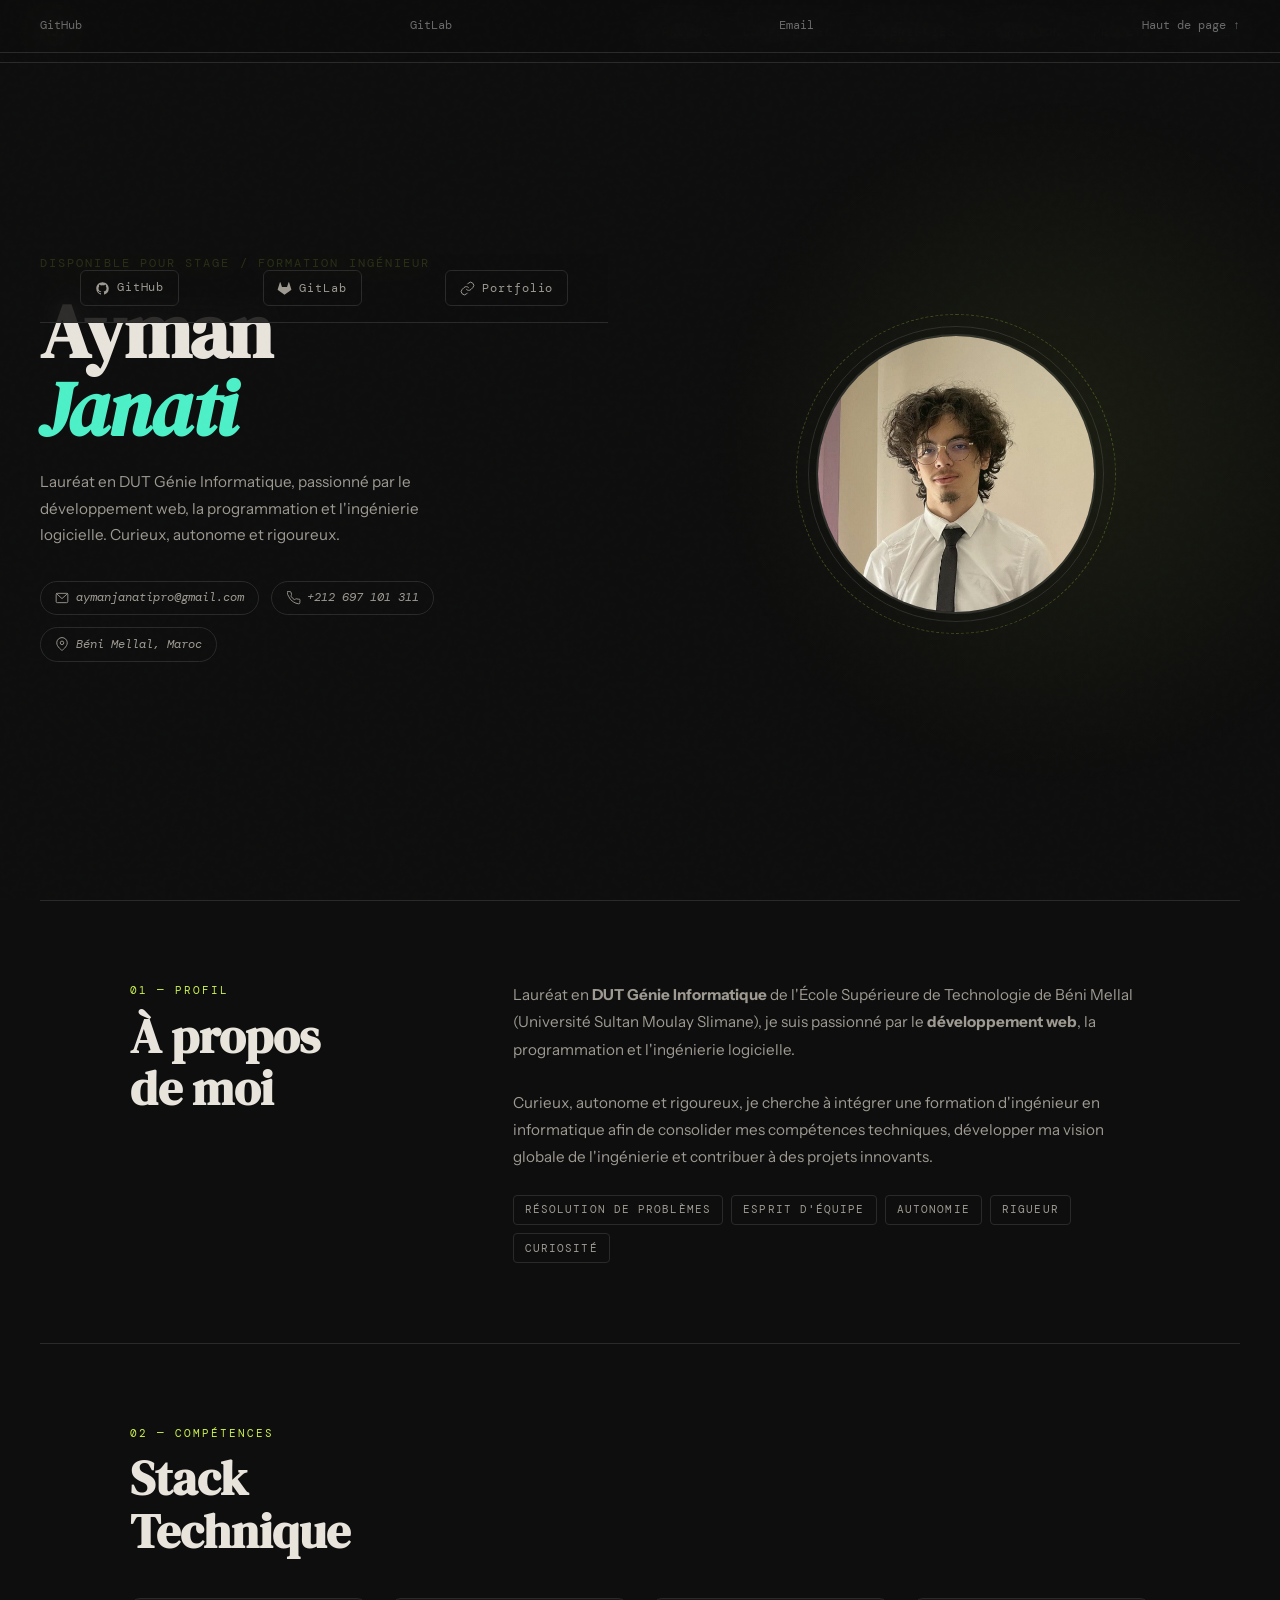
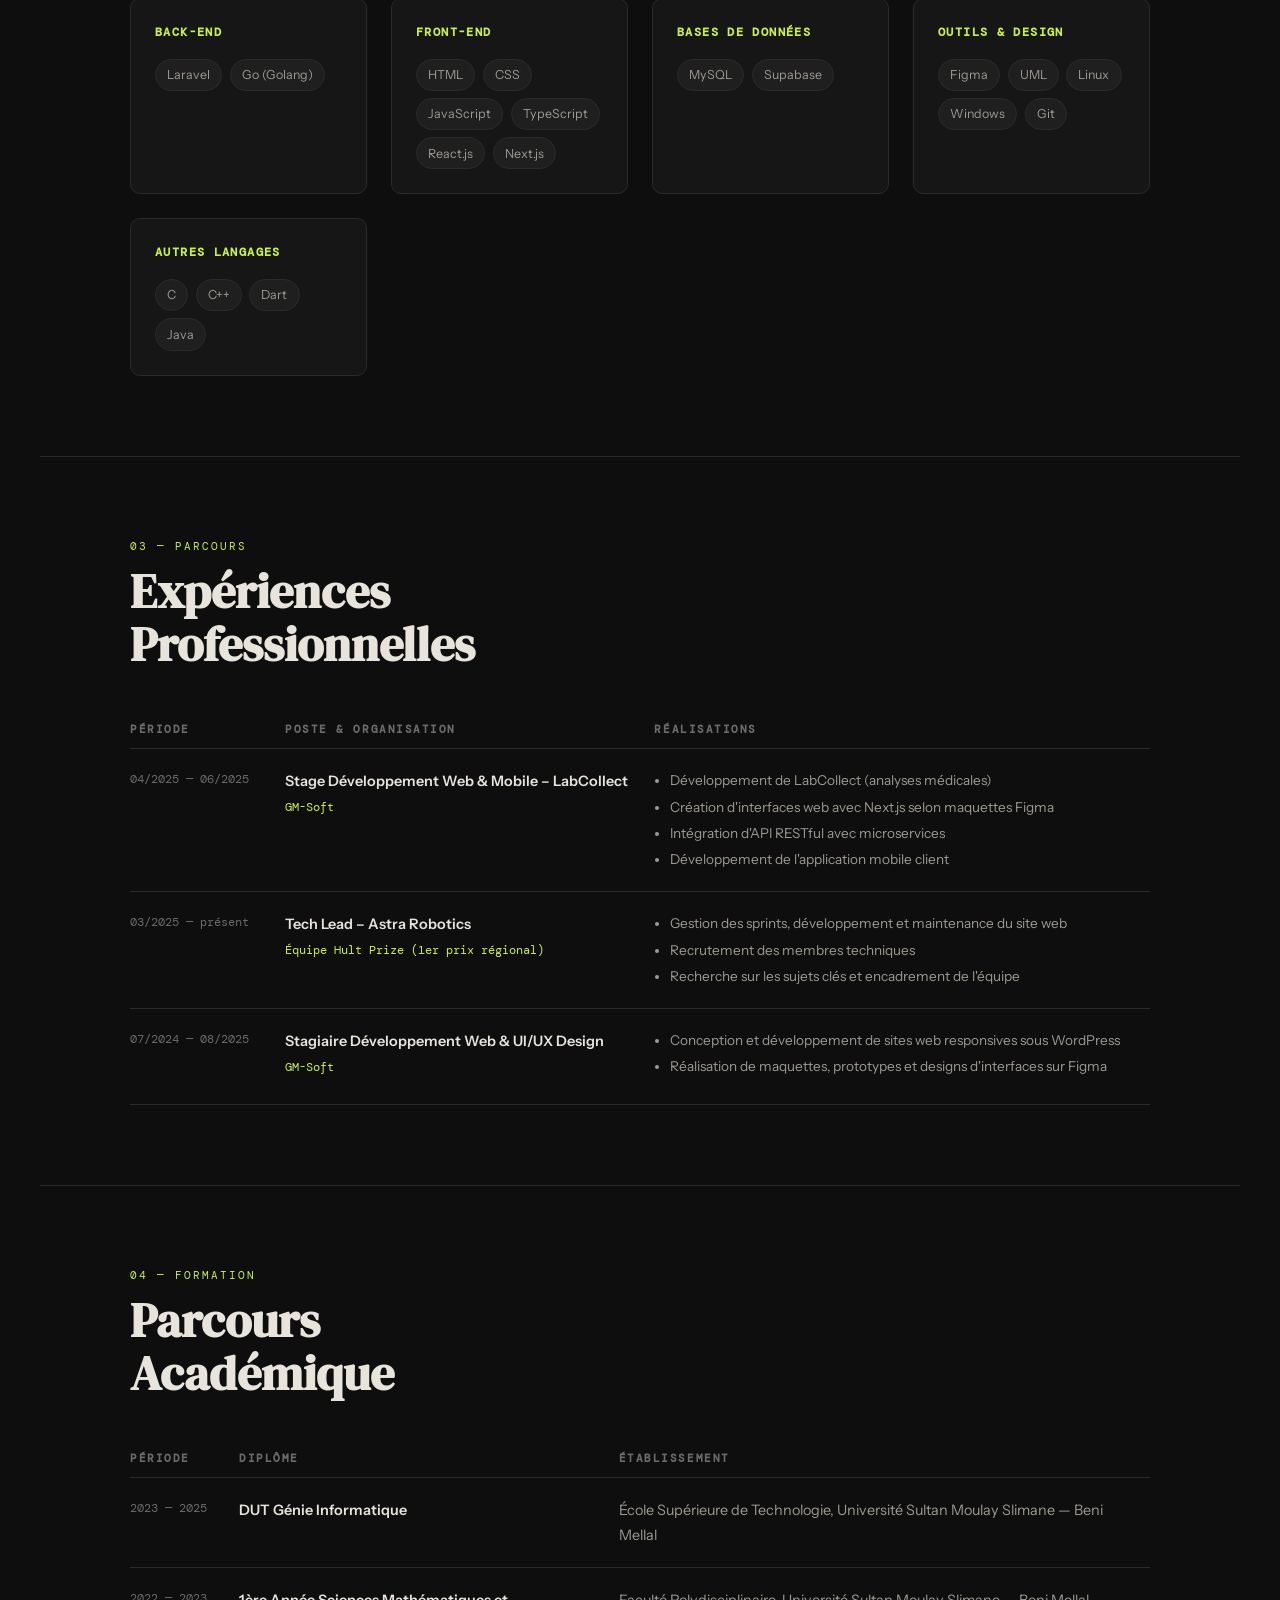
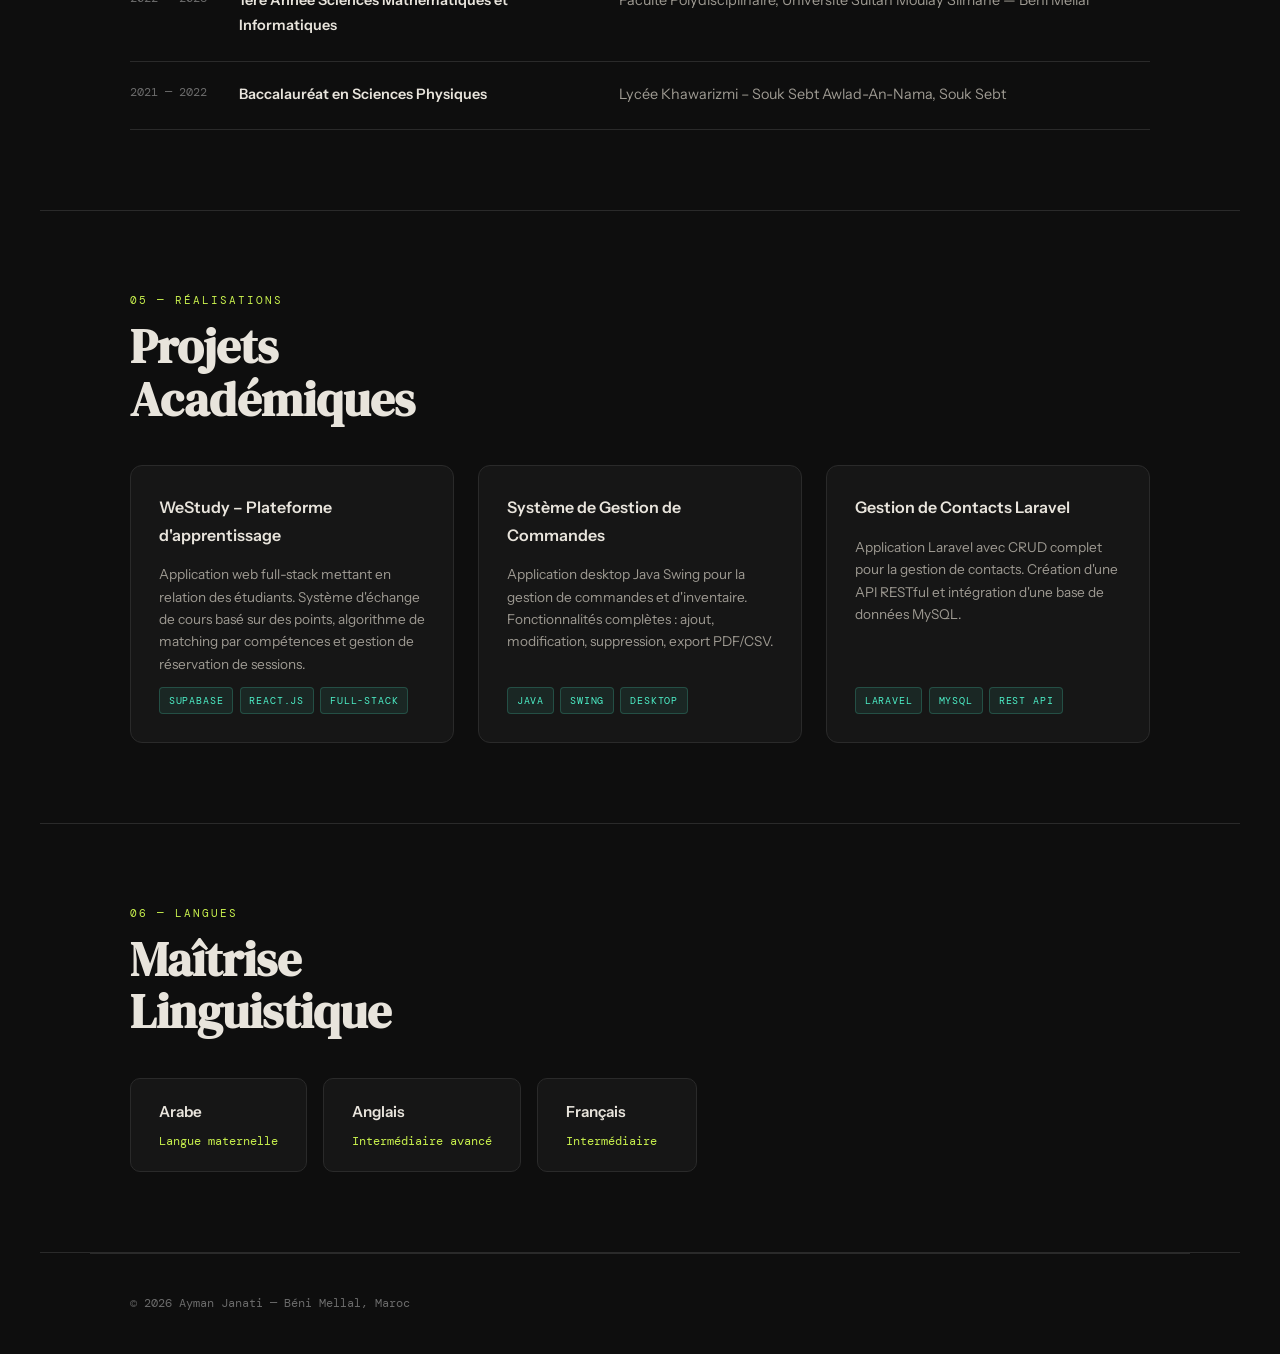
<file: tp1/ayman_janati_portfolio.html>
<!doctype html>
<html lang="fr">
  <head>
    <meta charset="UTF-8" />
    <meta name="viewport" content="width=device-width, initial-scale=1.0" />
    <title>Ayman Janati – Étudiant en Informatique</title>
    <link rel="preconnect" href="https://fonts.googleapis.com" />
    <link rel="preconnect" href="https://fonts.gstatic.com" crossorigin />
    <link
      href="https://fonts.googleapis.com/css2?family=DM+Serif+Display:ital@0;1&family=DM+Mono:wght@300;400;500&family=Instrument+Sans:ital,wght@0,400;0,500;0,600;1,400&display=swap"
      rel="stylesheet"
    />
    <style>
      /* ============================================================
       VARIABLES & RESET
    ============================================================ */
      :root {
        --bg: #0e0e0e;
        --surface: #161616;
        --border: #2a2a2a;
        --accent: #c8f04d;
        --accent2: #4df0c8;
        --muted: #6b6b6b;
        --text: #e8e4dc;
        --text-dim: #9e9a92;
        --serif: "DM Serif Display", Georgia, serif;
        --mono: "DM Mono", "Courier New", monospace;
        --sans: "Instrument Sans", sans-serif;
      }

      *,
      *::before,
      *::after {
        box-sizing: border-box;
        margin: 0;
        padding: 0;
      }

      html {
        scroll-behavior: smooth;
      }

      body {
        background: var(--bg);
        color: var(--text);
        font-family: var(--sans);
        font-size: 15px;
        line-height: 1.7;
        overflow-x: hidden;
      }

      /* grain overlay */
      body::before {
        content: "";
        position: fixed;
        inset: 0;
        background-image: url("data:image/svg+xml,%3Csvg viewBox='0 0 200 200' xmlns='http://www.w3.org/2000/svg'%3E%3Cfilter id='n'%3E%3CfeTurbulence type='fractalNoise' baseFrequency='0.75' numOctaves='4' stitchTiles='stitch'/%3E%3C/filter%3E%3Crect width='100%25' height='100%25' filter='url(%23n)' opacity='0.04'/%3E%3C/svg%3E");
        pointer-events: none;
        z-index: 9999;
        opacity: 0.35;
      }

      a {
        color: inherit;
        text-decoration: none;
      }
      ul {
        list-style: none;
      }
      img {
        display: block;
      }

      /* ============================================================
       NAV
    ============================================================ */
      nav {
        position: fixed;
        top: 0;
        left: 0;
        right: 0;
        z-index: 100;
        display: flex;
        justify-content: space-between;
        align-items: center;
        padding: 1rem 2.5rem;
        background: rgba(14, 14, 14, 0.85);
        backdrop-filter: blur(14px);
        border-bottom: 1px solid var(--border);
      }

      .nav-logo {
        font-family: var(--serif);
        font-size: 1.1rem;
        letter-spacing: 0.02em;
        color: var(--accent);
      }

      .nav-links {
        display: flex;
        gap: 2rem;
      }

      .nav-links a {
        font-family: var(--mono);
        font-size: 0.75rem;
        color: var(--text-dim);
        letter-spacing: 0.1em;
        text-transform: uppercase;
        transition: color 0.2s;
        position: relative;
      }

      .nav-links a::after {
        content: "";
        position: absolute;
        bottom: -3px;
        left: 0;
        width: 0;
        height: 1px;
        background: var(--accent);
        transition: width 0.3s;
      }

      .nav-links a:hover {
        color: var(--accent);
      }
      .nav-links a:hover::after {
        width: 100%;
      }

      /* ============================================================
       HEADER / HERO
    ============================================================ */
      header {
        min-height: 100vh;
        display: grid;
        grid-template-columns: 1fr 1fr;
        align-items: center;
        padding: 7rem 2.5rem 4rem;
        gap: 4rem;
        position: relative;
        overflow: hidden;
      }

      header::after {
        content: "";
        position: absolute;
        right: -10vw;
        top: 10%;
        width: 55vw;
        height: 55vw;
        border-radius: 50%;
        background: radial-gradient(
          circle,
          rgba(200, 240, 77, 0.07) 0%,
          transparent 70%
        );
        pointer-events: none;
      }

      .hero-text {
        animation: fadeUp 0.9s ease both;
      }

      .hero-eyebrow {
        font-family: var(--mono);
        font-size: 0.72rem;
        letter-spacing: 0.18em;
        text-transform: uppercase;
        color: var(--accent);
        margin-bottom: 1.2rem;
      }

      h1 {
        font-family: var(--serif);
        font-size: clamp(3rem, 6vw, 5.5rem);
        line-height: 1;
        letter-spacing: -0.02em;
        color: var(--text);
        margin-bottom: 1.4rem;
      }

      h1 em {
        font-style: italic;
        color: var(--accent2);
      }

      .hero-desc {
        color: var(--text-dim);
        max-width: 44ch;
        font-size: 0.95rem;
        margin-bottom: 2rem;
        line-height: 1.75;
      }

      .hero-contacts {
        display: flex;
        flex-wrap: wrap;
        gap: 0.75rem;
        margin-bottom: 2rem;
      }

      .contact-chip {
        display: flex;
        align-items: center;
        gap: 0.4rem;
        padding: 0.4rem 0.9rem;
        border: 1px solid var(--border);
        border-radius: 100px;
        font-family: var(--mono);
        font-size: 0.72rem;
        color: var(--text-dim);
        transition:
          border-color 0.2s,
          color 0.2s;
      }

      .contact-chip:hover {
        border-color: var(--accent);
        color: var(--accent);
      }

      .contact-chip svg {
        width: 14px;
        height: 14px;
        flex-shrink: 0;
      }

      .social-row {
        display: flex;
        gap: 1rem;
      }

      .social-link {
        display: flex;
        align-items: center;
        gap: 0.45rem;
        font-family: var(--mono);
        font-size: 0.72rem;
        letter-spacing: 0.08em;
        color: var(--text-dim);
        padding: 0.45rem 0.85rem;
        border: 1px solid var(--border);
        border-radius: 6px;
        transition:
          background 0.2s,
          color 0.2s,
          border-color 0.2s;
      }

      .social-link svg {
        width: 15px;
        height: 15px;
      }
      .social-link:hover {
        background: var(--accent);
        color: #000;
        border-color: var(--accent);
      }

      /* photo */
      .hero-visual {
        display: flex;
        justify-content: center;
        animation: fadeUp 1.1s 0.2s ease both;
      }

      .photo-frame {
        position: relative;
        width: 280px;
        height: 280px;
      }

      .photo-frame::before {
        content: "";
        position: absolute;
        inset: -8px;
        border: 1px solid var(--border);
        border-radius: 50%;
      }

      .photo-frame::after {
        content: "";
        position: absolute;
        inset: -20px;
        border: 1px dashed rgba(200, 240, 77, 0.25);
        border-radius: 50%;
        animation: spin 30s linear infinite;
      }

      .photo-frame img {
        width: 100%;
        height: 100%;
        border-radius: 50%;
        object-fit: cover;
        object-position: center top;
        border: 2px solid var(--border);
        filter: grayscale(20%);
      }

      /* ============================================================
       SECTION SHELL
    ============================================================ */
      section {
        padding: 5rem 2.5rem;
        max-width: 1100px;
        margin: 0 auto;
      }

      .section-label {
        font-family: var(--mono);
        font-size: 0.7rem;
        letter-spacing: 0.18em;
        text-transform: uppercase;
        color: var(--accent);
        margin-bottom: 0.6rem;
      }

      h2 {
        font-family: var(--serif);
        font-size: clamp(2rem, 4vw, 3rem);
        line-height: 1.1;
        margin-bottom: 2.5rem;
        color: var(--text);
      }

      h3 {
        font-family: var(--sans);
        font-size: 1rem;
        font-weight: 600;
        color: var(--text);
        margin-bottom: 0.15rem;
      }

      h4 {
        font-family: var(--mono);
        font-size: 0.75rem;
        letter-spacing: 0.06em;
        color: var(--muted);
        font-weight: 400;
        margin-bottom: 0.85rem;
      }

      .divider {
        border: none;
        border-top: 1px solid var(--border);
        margin: 0 2.5rem;
      }

      /* ============================================================
       À PROPOS
    ============================================================ */
      #about {
        display: grid;
        grid-template-columns: 1fr 2fr;
        gap: 4rem;
        align-items: start;
      }

      .about-side h2 {
        margin-bottom: 0.5rem;
      }

      .about-body p {
        color: var(--text-dim);
        line-height: 1.8;
        font-size: 0.95rem;
      }

      .about-tags {
        display: flex;
        flex-wrap: wrap;
        gap: 0.5rem;
        margin-top: 1.5rem;
      }

      .tag {
        font-family: var(--mono);
        font-size: 0.68rem;
        letter-spacing: 0.1em;
        text-transform: uppercase;
        padding: 0.3rem 0.7rem;
        border: 1px solid var(--border);
        border-radius: 4px;
        color: var(--text-dim);
      }

      /* ============================================================
       COMPÉTENCES
    ============================================================ */
      #skills {
        max-width: 1100px;
        margin: 0 auto;
        padding: 5rem 2.5rem;
      }

      .skills-grid {
        display: grid;
        grid-template-columns: repeat(auto-fit, minmax(220px, 1fr));
        gap: 1.5rem;
      }

      .skill-card {
        background: var(--surface);
        border: 1px solid var(--border);
        border-radius: 10px;
        padding: 1.5rem;
        transition:
          border-color 0.25s,
          transform 0.25s;
      }

      .skill-card:hover {
        border-color: var(--accent);
        transform: translateY(-3px);
      }

      .skill-card h3 {
        font-family: var(--mono);
        font-size: 0.72rem;
        letter-spacing: 0.12em;
        text-transform: uppercase;
        color: var(--accent);
        margin-bottom: 1rem;
      }

      .skill-card ul {
        display: flex;
        flex-wrap: wrap;
        gap: 0.45rem;
      }

      .skill-pill {
        background: rgba(255, 255, 255, 0.04);
        border: 1px solid var(--border);
        border-radius: 100px;
        padding: 0.28rem 0.7rem;
        font-size: 0.78rem;
        color: var(--text-dim);
        transition:
          background 0.2s,
          color 0.2s;
      }

      .skill-card:hover .skill-pill {
        background: rgba(200, 240, 77, 0.08);
        color: var(--text);
      }

      /* ============================================================
       EXPÉRIENCES & FORMATIONS (TABLE)
    ============================================================ */
      #experience,
      #education {
        max-width: 1100px;
        margin: 0 auto;
        padding: 5rem 2.5rem;
      }

      .timeline-table {
        width: 100%;
        border-collapse: collapse;
        font-size: 0.9rem;
      }

      .timeline-table thead th {
        font-family: var(--mono);
        font-size: 0.68rem;
        letter-spacing: 0.14em;
        text-transform: uppercase;
        color: var(--muted);
        padding: 0.6rem 1rem 0.6rem 0;
        text-align: left;
        border-bottom: 1px solid var(--border);
      }

      .timeline-table tbody tr {
        border-bottom: 1px solid var(--border);
        transition: background 0.2s;
      }

      .timeline-table tbody tr:hover {
        background: var(--surface);
      }

      .timeline-table td {
        padding: 1.25rem 1rem 1.25rem 0;
        vertical-align: top;
        color: var(--text-dim);
      }

      .timeline-table td:first-child {
        font-family: var(--mono);
        font-size: 0.75rem;
        color: var(--muted);
        white-space: nowrap;
        padding-right: 2rem;
      }

      .timeline-table .td-title {
        font-weight: 600;
        color: var(--text);
        display: block;
        margin-bottom: 0.2rem;
      }

      .timeline-table .td-org {
        font-family: var(--mono);
        font-size: 0.75rem;
        color: var(--accent);
        display: block;
        margin-bottom: 0.4rem;
      }

      .timeline-table ul {
        list-style: disc;
        padding-left: 1.1em;
        display: flex;
        flex-direction: column;
        gap: 0.2rem;
      }

      .timeline-table ul li {
        color: var(--text-dim);
        font-size: 0.85rem;
      }

      /* ============================================================
       PROJETS
    ============================================================ */
      #projects {
        max-width: 1100px;
        margin: 0 auto;
        padding: 5rem 2.5rem;
      }

      .projects-grid {
        display: grid;
        grid-template-columns: repeat(auto-fit, minmax(300px, 1fr));
        gap: 1.5rem;
      }

      .project-card {
        background: var(--surface);
        border: 1px solid var(--border);
        border-radius: 12px;
        padding: 1.75rem;
        display: flex;
        flex-direction: column;
        gap: 0.75rem;
        transition:
          border-color 0.25s,
          transform 0.25s;
      }

      .project-card:hover {
        border-color: var(--accent2);
        transform: translateY(-4px);
      }

      .project-card h3 {
        font-size: 1rem;
      }

      .project-card p {
        color: var(--text-dim);
        font-size: 0.85rem;
        line-height: 1.65;
        flex: 1;
      }

      .project-tags {
        display: flex;
        flex-wrap: wrap;
        gap: 0.4rem;
      }

      .project-tag {
        font-family: var(--mono);
        font-size: 0.65rem;
        letter-spacing: 0.08em;
        text-transform: uppercase;
        padding: 0.22rem 0.55rem;
        background: rgba(77, 240, 200, 0.08);
        border: 1px solid rgba(77, 240, 200, 0.2);
        border-radius: 4px;
        color: var(--accent2);
      }

      /* ============================================================
       LANGUES
    ============================================================ */
      #languages {
        max-width: 1100px;
        margin: 0 auto;
        padding: 5rem 2.5rem;
      }

      .lang-list {
        display: flex;
        flex-wrap: wrap;
        gap: 1rem;
      }

      .lang-item {
        display: flex;
        flex-direction: column;
        gap: 0.4rem;
        background: var(--surface);
        border: 1px solid var(--border);
        border-radius: 10px;
        padding: 1.25rem 1.75rem;
        min-width: 160px;
      }

      .lang-name {
        font-weight: 600;
        font-size: 0.95rem;
      }

      .lang-level {
        font-family: var(--mono);
        font-size: 0.72rem;
        color: var(--accent);
      }

      /* ============================================================
       FOOTER
    ============================================================ */
      footer {
        border-top: 1px solid var(--border);
        padding: 2.5rem;
        display: flex;
        justify-content: space-between;
        align-items: center;
        gap: 1rem;
        flex-wrap: wrap;
        max-width: 1100px;
        margin: 0 auto;
      }

      footer p {
        font-family: var(--mono);
        font-size: 0.72rem;
        color: var(--muted);
      }

      footer .footer-links {
        display: flex;
        gap: 1.5rem;
      }

      footer .footer-links a {
        font-family: var(--mono);
        font-size: 0.72rem;
        color: var(--muted);
        transition: color 0.2s;
      }

      footer .footer-links a:hover {
        color: var(--accent);
      }

      /* ============================================================
       ANIMATIONS
    ============================================================ */
      @keyframes fadeUp {
        from {
          opacity: 0;
          transform: translateY(24px);
        }
        to {
          opacity: 1;
          transform: translateY(0);
        }
      }

      @keyframes spin {
        from {
          transform: rotate(0deg);
        }
        to {
          transform: rotate(360deg);
        }
      }

      .reveal {
        opacity: 0;
        transform: translateY(20px);
        transition:
          opacity 0.65s ease,
          transform 0.65s ease;
      }

      .reveal.visible {
        opacity: 1;
        transform: translateY(0);
      }

      /* ============================================================
       RESPONSIVE
    ============================================================ */
      @media (max-width: 780px) {
        header {
          grid-template-columns: 1fr;
          padding-top: 6rem;
        }
        .hero-visual {
          order: -1;
        }
        .photo-frame {
          width: 180px;
          height: 180px;
        }
        #about {
          grid-template-columns: 1fr;
          gap: 1.5rem;
        }
        .nav-links {
          display: none;
        }
        footer {
          flex-direction: column;
          text-align: center;
        }
      }
    </style>
  </head>
  <body>
    <!-- ============================================================
       NAV
  ============================================================ -->
    <nav aria-label="Navigation principale">
      <span class="nav-logo">AJ.</span>
      <ul class="nav-links" role="list">
        <li><a href="#about">À propos</a></li>
        <li><a href="#skills">Compétences</a></li>
        <li><a href="#experience">Expériences</a></li>
        <li><a href="#education">Formation</a></li>
        <li><a href="#projects">Projets</a></li>
        <li><a href="#languages">Langues</a></li>
      </ul>
    </nav>

    <!-- ============================================================
       HEADER / HERO
  ============================================================ -->
    <header id="home">
      <div class="hero-text">
        <p class="hero-eyebrow">Disponible pour stage / formation ingénieur</p>
        <h1>Ayman<br /><em>Janati</em></h1>
        <p class="hero-desc">
          Lauréat en DUT Génie Informatique, passionné par le développement web,
          la programmation et l'ingénierie logicielle. Curieux, autonome et
          rigoureux.
        </p>

        <!-- Contacts -->
        <address class="hero-contacts" aria-label="Informations de contact">
          <a
            class="contact-chip"
            href="mailto:aymanjanatipro@gmail.com"
            rel="noopener"
          >
            <svg
              xmlns="http://www.w3.org/2000/svg"
              viewBox="0 0 24 24"
              fill="none"
              stroke="currentColor"
              stroke-width="1.6"
              aria-hidden="true"
            >
              <rect x="2" y="4" width="20" height="16" rx="2" />
              <polyline points="2,4 12,13 22,4" />
            </svg>
            aymanjanatipro@gmail.com
          </a>
          <a class="contact-chip" href="tel:+212697101311" rel="noopener">
            <svg
              xmlns="http://www.w3.org/2000/svg"
              viewBox="0 0 24 24"
              fill="none"
              stroke="currentColor"
              stroke-width="1.6"
              aria-hidden="true"
            >
              <path
                d="M22 16.92v3a2 2 0 01-2.18 2 19.79 19.79 0 01-8.63-3.07A19.5 19.5 0 013.09 9.81a19.79 19.79 0 01-3.07-8.67A2 2 0 012 1h3a2 2 0 012 1.72c.127.96.361 1.903.7 2.81a2 2 0 01-.45 2.11L6.91 8.91a16 16 0 006.18 6.18l1.27-1.27a2 2 0 012.11-.45c.907.339 1.85.573 2.81.7A2 2 0 0122 16.92z"
              />
            </svg>
            +212 697 101 311
          </a>
          <span class="contact-chip">
            <svg
              xmlns="http://www.w3.org/2000/svg"
              viewBox="0 0 24 24"
              fill="none"
              stroke="currentColor"
              stroke-width="1.6"
              aria-hidden="true"
            >
              <path d="M21 10c0 7-9 13-9 13S3 17 3 10a9 9 0 0118 0z" />
              <circle cx="12" cy="10" r="3" />
            </svg>
            Béni Mellal, Maroc
          </span>
        </address>

        <!-- Social links -->
        <nav class="social-row" aria-label="Réseaux sociaux">
          <a
            class="social-link"
            href="https://github.com/AymanJanati"
            target="_blank"
            rel="noopener noreferrer"
          >
            <svg
              xmlns="http://www.w3.org/2000/svg"
              viewBox="0 0 24 24"
              fill="currentColor"
              aria-hidden="true"
            >
              <path
                d="M12 2C6.477 2 2 6.484 2 12.017c0 4.425 2.865 8.18 6.839 9.504.5.092.682-.217.682-.483 0-.237-.008-.868-.013-1.703-2.782.605-3.369-1.343-3.369-1.343-.454-1.158-1.11-1.466-1.11-1.466-.908-.62.069-.608.069-.608 1.003.07 1.531 1.032 1.531 1.032.892 1.53 2.341 1.088 2.91.832.092-.647.35-1.088.636-1.338-2.22-.253-4.555-1.113-4.555-4.951 0-1.093.39-1.988 1.029-2.688-.103-.253-.446-1.272.098-2.65 0 0 .84-.27 2.75 1.026A9.564 9.564 0 0112 6.844c.85.004 1.705.115 2.504.337 1.909-1.296 2.747-1.027 2.747-1.027.546 1.379.202 2.398.1 2.651.64.7 1.028 1.595 1.028 2.688 0 3.848-2.339 4.695-4.566 4.943.359.309.678.92.678 1.855 0 1.338-.012 2.419-.012 2.747 0 .268.18.58.688.482A10.019 10.019 0 0022 12.017C22 6.484 17.522 2 12 2z"
              />
            </svg>
            GitHub
          </a>
          <a
            class="social-link"
            href="https://gitlab.com/Ayman_Janati"
            target="_blank"
            rel="noopener noreferrer"
          >
            <svg
              xmlns="http://www.w3.org/2000/svg"
              viewBox="0 0 24 24"
              fill="currentColor"
              aria-hidden="true"
            >
              <path
                d="M22.65 14.39L12 22.13 1.35 14.39a.84.84 0 01-.3-.94l1.22-3.78 2.44-7.51A.42.42 0 014.82 2a.43.43 0 01.58 0 .42.42 0 01.11.18l2.44 7.49h8.1l2.44-7.51A.42.42 0 0118.6 2a.43.43 0 01.58 0 .42.42 0 01.11.18l2.44 7.51L22.95 13.45a.84.84 0 01-.3.94z"
              />
            </svg>
            GitLab
          </a>
          <a
            class="social-link"
            href="#"
            target="_blank"
            rel="noopener noreferrer"
          >
            <svg
              xmlns="http://www.w3.org/2000/svg"
              viewBox="0 0 24 24"
              fill="none"
              stroke="currentColor"
              stroke-width="1.6"
              aria-hidden="true"
            >
              <path
                d="M10 13a5 5 0 007.54.54l3-3a5 5 0 00-7.07-7.07l-1.72 1.71"
              />
              <path
                d="M14 11a5 5 0 00-7.54-.54l-3 3a5 5 0 007.07 7.07l1.71-1.71"
              />
            </svg>
            Portfolio
          </a>
        </nav>
      </div>

      <div class="hero-visual">
        <div class="photo-frame">
          <img
            src="./me.jpeg"
            alt="Portrait d'Ayman Janati, étudiant en informatique"
          />
        </div>
      </div>
    </header>

    <hr class="divider" />

    <!-- ============================================================
       À PROPOS
  ============================================================ -->
    <section id="about" aria-labelledby="about-heading">
      <div class="about-side reveal">
        <p class="section-label">01 — Profil</p>
        <h2 id="about-heading">À propos<br />de moi</h2>
      </div>
      <div class="about-body reveal">
        <p>
          Lauréat en <strong>DUT Génie Informatique</strong> de l'École
          Supérieure de Technologie de Béni Mellal (Université Sultan Moulay
          Slimane), je suis passionné par le <strong>développement web</strong>,
          la programmation et l'ingénierie logicielle.
        </p>
        <br />
        <p>
          Curieux, autonome et rigoureux, je cherche à intégrer une formation
          d'ingénieur en informatique afin de consolider mes compétences
          techniques, développer ma vision globale de l'ingénierie et contribuer
          à des projets innovants.
        </p>
        <div class="about-tags" aria-label="Traits personnels">
          <span class="tag">Résolution de problèmes</span>
          <span class="tag">Esprit d'équipe</span>
          <span class="tag">Autonomie</span>
          <span class="tag">Rigueur</span>
          <span class="tag">Curiosité</span>
        </div>
      </div>
    </section>

    <hr class="divider" />

    <!-- ============================================================
       COMPÉTENCES
  ============================================================ -->
    <section id="skills" aria-labelledby="skills-heading">
      <p class="section-label reveal">02 — Compétences</p>
      <h2 id="skills-heading" class="reveal">Stack<br />Technique</h2>
      <div class="skills-grid" role="list">
        <article class="skill-card reveal" role="listitem">
          <h3>Back-End</h3>
          <ul role="list" aria-label="Technologies back-end">
            <li class="skill-pill">Laravel</li>
            <li class="skill-pill">Go (Golang)</li>
          </ul>
        </article>

        <article class="skill-card reveal" role="listitem">
          <h3>Front-End</h3>
          <ul role="list" aria-label="Technologies front-end">
            <li class="skill-pill">HTML</li>
            <li class="skill-pill">CSS</li>
            <li class="skill-pill">JavaScript</li>
            <li class="skill-pill">TypeScript</li>
            <li class="skill-pill">React.js</li>
            <li class="skill-pill">Next.js</li>
          </ul>
        </article>

        <article class="skill-card reveal" role="listitem">
          <h3>Bases de Données</h3>
          <ul role="list" aria-label="Bases de données">
            <li class="skill-pill">MySQL</li>
            <li class="skill-pill">Supabase</li>
          </ul>
        </article>

        <article class="skill-card reveal" role="listitem">
          <h3>Outils & Design</h3>
          <ul role="list" aria-label="Outils et design">
            <li class="skill-pill">Figma</li>
            <li class="skill-pill">UML</li>
            <li class="skill-pill">Linux</li>
            <li class="skill-pill">Windows</li>
            <li class="skill-pill">Git</li>
          </ul>
        </article>

        <article class="skill-card reveal" role="listitem">
          <h3>Autres Langages</h3>
          <ul role="list" aria-label="Autres langages de programmation">
            <li class="skill-pill">C</li>
            <li class="skill-pill">C++</li>
            <li class="skill-pill">Dart</li>
            <li class="skill-pill">Java</li>
          </ul>
        </article>
      </div>
    </section>

    <hr class="divider" />

    <!-- ============================================================
       EXPÉRIENCES
  ============================================================ -->
    <section id="experience" aria-labelledby="experience-heading">
      <p class="section-label reveal">03 — Parcours</p>
      <h2 id="experience-heading" class="reveal">
        Expériences<br />Professionnelles
      </h2>

      <div class="reveal">
        <table
          class="timeline-table"
          aria-label="Tableau des expériences professionnelles"
        >
          <thead>
            <tr>
              <th scope="col">Période</th>
              <th scope="col">Poste &amp; Organisation</th>
              <th scope="col">Réalisations</th>
            </tr>
          </thead>
          <tbody>
            <tr>
              <td>04/2025 — 06/2025</td>
              <td>
                <span class="td-title"
                  >Stage Développement Web &amp; Mobile – LabCollect</span
                >
                <span class="td-org">GM-Soft</span>
              </td>
              <td>
                <ul>
                  <li>Développement de LabCollect (analyses médicales)</li>
                  <li>
                    Création d'interfaces web avec Next.js selon maquettes Figma
                  </li>
                  <li>Intégration d'API RESTful avec microservices</li>
                  <li>Développement de l'application mobile client</li>
                </ul>
              </td>
            </tr>
            <tr>
              <td>03/2025 — présent</td>
              <td>
                <span class="td-title">Tech Lead – Astra Robotics</span>
                <span class="td-org"
                  >Équipe Hult Prize (1er prix régional)</span
                >
              </td>
              <td>
                <ul>
                  <li>
                    Gestion des sprints, développement et maintenance du site
                    web
                  </li>
                  <li>Recrutement des membres techniques</li>
                  <li>
                    Recherche sur les sujets clés et encadrement de l'équipe
                  </li>
                </ul>
              </td>
            </tr>
            <tr>
              <td>07/2024 — 08/2025</td>
              <td>
                <span class="td-title"
                  >Stagiaire Développement Web &amp; UI/UX Design</span
                >
                <span class="td-org">GM-Soft</span>
              </td>
              <td>
                <ul>
                  <li>
                    Conception et développement de sites web responsives sous
                    WordPress
                  </li>
                  <li>
                    Réalisation de maquettes, prototypes et designs d'interfaces
                    sur Figma
                  </li>
                </ul>
              </td>
            </tr>
          </tbody>
        </table>
      </div>
    </section>

    <hr class="divider" />

    <!-- ============================================================
       FORMATION
  ============================================================ -->
    <section id="education" aria-labelledby="education-heading">
      <p class="section-label reveal">04 — Formation</p>
      <h2 id="education-heading" class="reveal">Parcours<br />Académique</h2>

      <div class="reveal">
        <table
          class="timeline-table"
          aria-label="Tableau des formations académiques"
        >
          <thead>
            <tr>
              <th scope="col">Période</th>
              <th scope="col">Diplôme</th>
              <th scope="col">Établissement</th>
            </tr>
          </thead>
          <tbody>
            <tr>
              <td>2023 — 2025</td>
              <td>
                <span class="td-title">DUT Génie Informatique</span>
              </td>
              <td>
                École Supérieure de Technologie, Université Sultan Moulay
                Slimane — Beni Mellal
              </td>
            </tr>
            <tr>
              <td>2022 — 2023</td>
              <td>
                <span class="td-title"
                  >1ère Année Sciences Mathématiques et Informatiques</span
                >
              </td>
              <td>
                Faculté Polydisciplinaire, Université Sultan Moulay Slimane —
                Beni Mellal
              </td>
            </tr>
            <tr>
              <td>2021 — 2022</td>
              <td>
                <span class="td-title">Baccalauréat en Sciences Physiques</span>
              </td>
              <td>Lycée Khawarizmi – Souk Sebt Awlad-An-Nama, Souk Sebt</td>
            </tr>
          </tbody>
        </table>
      </div>
    </section>

    <hr class="divider" />

    <!-- ============================================================
       PROJETS
  ============================================================ -->
    <section id="projects" aria-labelledby="projects-heading">
      <p class="section-label reveal">05 — Réalisations</p>
      <h2 id="projects-heading" class="reveal">Projets<br />Académiques</h2>

      <div class="projects-grid">
        <article class="project-card reveal">
          <h3>WeStudy – Plateforme d'apprentissage</h3>
          <p>
            Application web full-stack mettant en relation des étudiants.
            Système d'échange de cours basé sur des points, algorithme de
            matching par compétences et gestion de réservation de sessions.
          </p>
          <div class="project-tags">
            <span class="project-tag">Supabase</span>
            <span class="project-tag">React.js</span>
            <span class="project-tag">Full-Stack</span>
          </div>
        </article>

        <article class="project-card reveal">
          <h3>Système de Gestion de Commandes</h3>
          <p>
            Application desktop Java Swing pour la gestion de commandes et
            d'inventaire. Fonctionnalités complètes : ajout, modification,
            suppression, export PDF/CSV.
          </p>
          <div class="project-tags">
            <span class="project-tag">Java</span>
            <span class="project-tag">Swing</span>
            <span class="project-tag">Desktop</span>
          </div>
        </article>

        <article class="project-card reveal">
          <h3>Gestion de Contacts Laravel</h3>
          <p>
            Application Laravel avec CRUD complet pour la gestion de contacts.
            Création d'une API RESTful et intégration d'une base de données
            MySQL.
          </p>
          <div class="project-tags">
            <span class="project-tag">Laravel</span>
            <span class="project-tag">MySQL</span>
            <span class="project-tag">REST API</span>
          </div>
        </article>
      </div>
    </section>

    <hr class="divider" />

    <!-- ============================================================
       LANGUES
  ============================================================ -->
    <section id="languages" aria-labelledby="languages-heading">
      <p class="section-label reveal">06 — Langues</p>
      <h2 id="languages-heading" class="reveal">Maîtrise<br />Linguistique</h2>

      <ol class="lang-list reveal" aria-label="Langues parlées">
        <li class="lang-item">
          <span class="lang-name">Arabe</span>
          <span class="lang-level">Langue maternelle</span>
        </li>
        <li class="lang-item">
          <span class="lang-name">Anglais</span>
          <span class="lang-level">Intermédiaire avancé</span>
        </li>
        <li class="lang-item">
          <span class="lang-name">Français</span>
          <span class="lang-level">Intermédiaire</span>
        </li>
      </ol>
    </section>

    <hr class="divider" />

    <!-- ============================================================
       FOOTER
  ============================================================ -->
    <footer>
      <p>© 2026 Ayman Janati — Béni Mellal, Maroc</p>
      <nav class="footer-links" aria-label="Liens footer">
        <a
          href="https://github.com/AymanJanati"
          target="_blank"
          rel="noopener noreferrer"
          >GitHub</a
        >
        <a
          href="https://gitlab.com/Ayman_Janati"
          target="_blank"
          rel="noopener noreferrer"
          >GitLab</a
        >
        <a href="mailto:aymanjanatipro@gmail.com" rel="noopener">Email</a>
        <a href="#home">Haut de page ↑</a>
      </nav>
    </footer>

    <!-- ============================================================
       JS — Scroll reveal
  ============================================================ -->
    <script>
      const observer = new IntersectionObserver(
        (entries) => {
          entries.forEach((entry) => {
            if (entry.isIntersecting) {
              entry.target.classList.add("visible");
              observer.unobserve(entry.target);
            }
          });
        },
        { threshold: 0.12 },
      );

      document
        .querySelectorAll(".reveal")
        .forEach((el) => observer.observe(el));
    </script>
  </body>
</html>
</file>
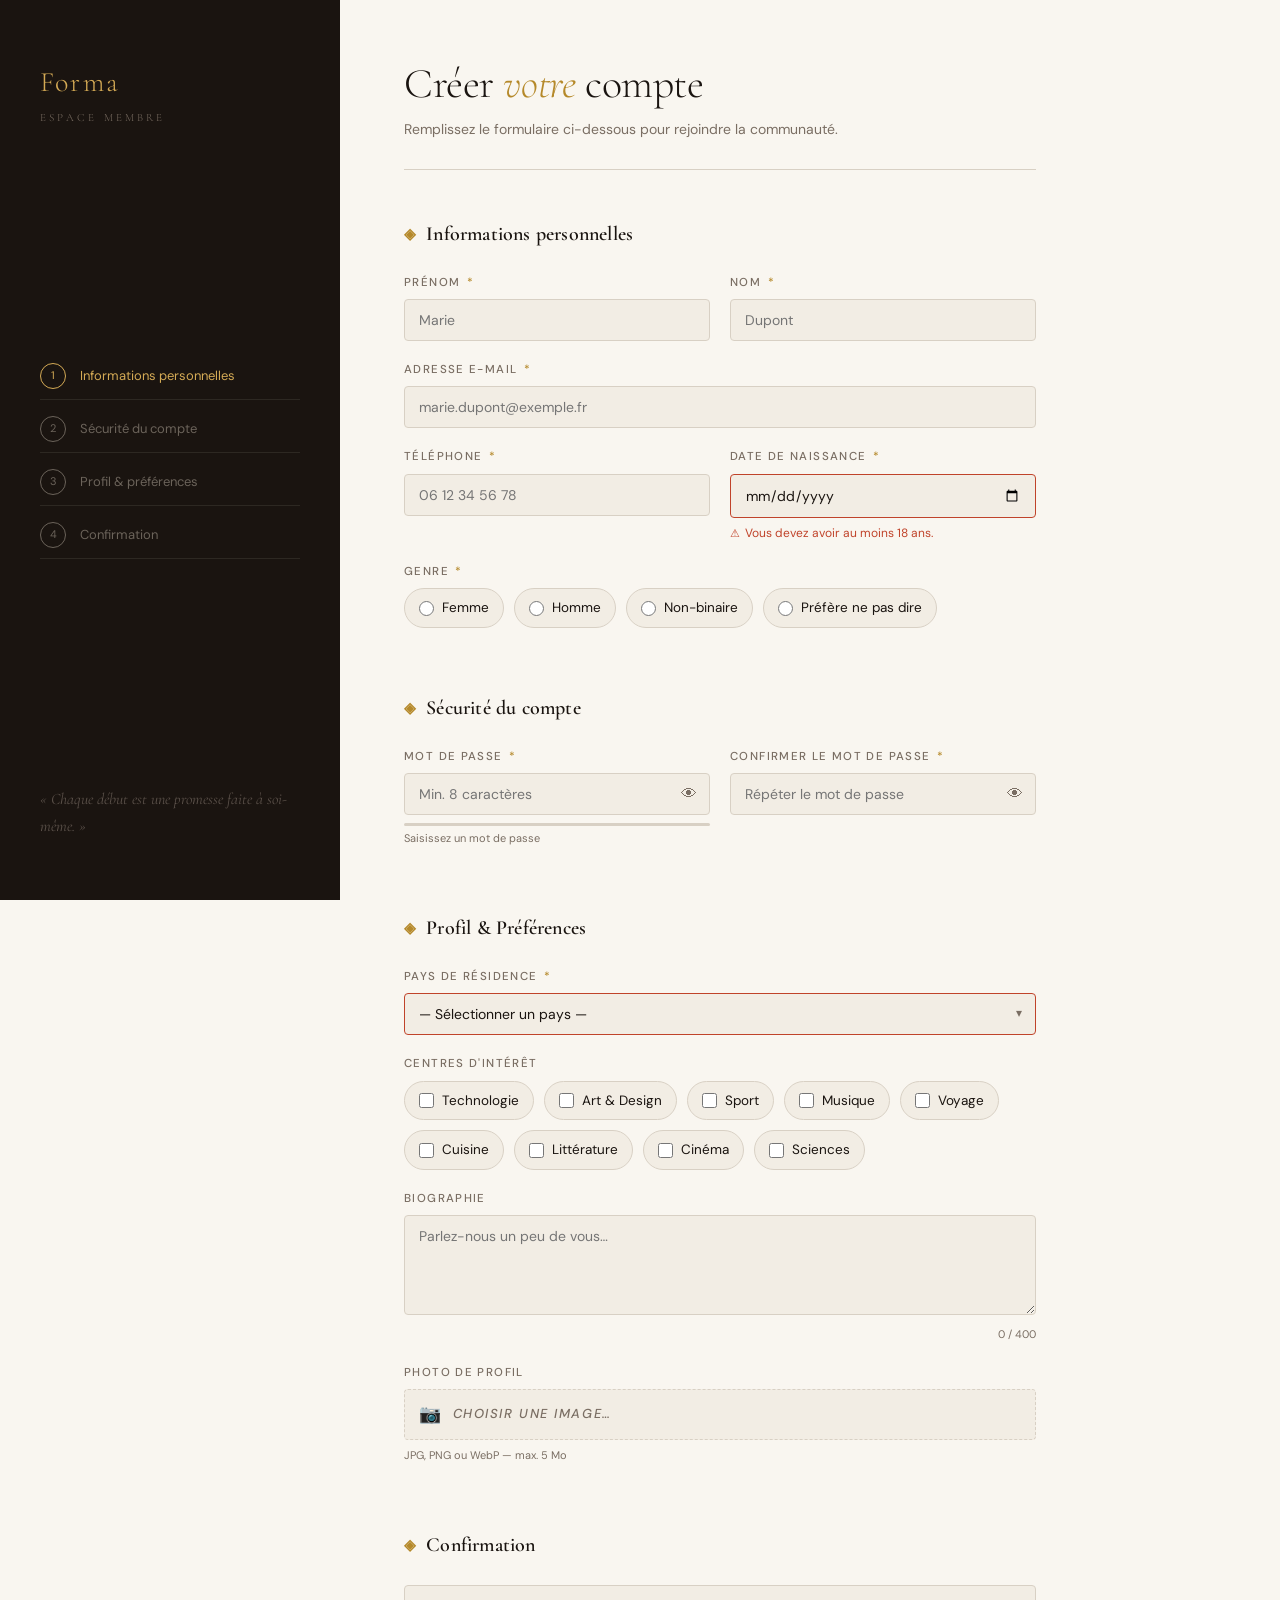
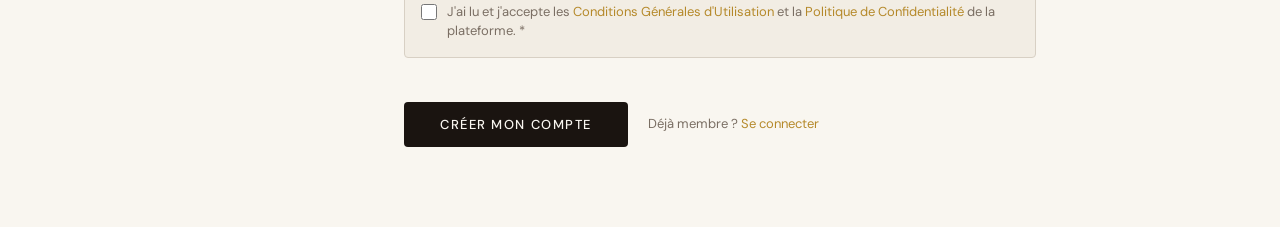
<file: tp2/inscription.html>
<!DOCTYPE html>
<html lang="fr">
<head>
  <meta charset="UTF-8" />
  <meta name="viewport" content="width=device-width, initial-scale=1.0"/>
  <title>Inscription — Créer un compte</title>
  <link href="https://fonts.googleapis.com/css2?family=Cormorant+Garamond:ital,wght@0,300;0,400;0,600;1,300&family=DM+Sans:wght@300;400;500&display=swap" rel="stylesheet"/>
  <style>
    *, *::before, *::after { box-sizing: border-box; margin: 0; padding: 0; }

    :root {
      --ink:        #1a1410;
      --paper:      #f9f6f0;
      --cream:      #f2ede4;
      --gold:       #b5892a;
      --gold-light: #d4aa55;
      --rust:       #c0432a;
      --muted:      #7a6e63;
      --border:     #d8d0c4;
      --success:    #3a7d5e;
      --radius:     4px;
      --transition: 220ms ease;
    }

    html { scroll-behavior: smooth; }

    body {
      background: var(--paper);
      color: var(--ink);
      font-family: 'DM Sans', sans-serif;
      font-size: 15px;
      line-height: 1.6;
      min-height: 100vh;
    }

    /* ─── Layout ─────────────────────────────────── */
    .page-wrap {
      display: grid;
      grid-template-columns: 340px 1fr;
      min-height: 100vh;
    }

    /* Sidebar */
    .sidebar {
      background: var(--ink);
      color: var(--paper);
      padding: 60px 40px;
      display: flex;
      flex-direction: column;
      justify-content: space-between;
      position: sticky;
      top: 0;
      height: 100vh;
    }

    .sidebar-logo {
      font-family: 'Cormorant Garamond', serif;
      font-size: 28px;
      font-weight: 300;
      letter-spacing: .08em;
      color: var(--gold-light);
    }

    .sidebar-logo span {
      display: block;
      font-size: 11px;
      letter-spacing: .28em;
      text-transform: uppercase;
      color: var(--muted);
      margin-top: 4px;
    }

    .sidebar-steps {
      list-style: none;
      display: flex;
      flex-direction: column;
      gap: 6px;
    }

    .sidebar-steps li {
      display: flex;
      align-items: center;
      gap: 14px;
      font-size: 13px;
      color: #6b635a;
      padding: 10px 0;
      border-bottom: 1px solid #2d2822;
      transition: color var(--transition);
    }

    .sidebar-steps li.active { color: var(--gold-light); }

    .step-num {
      width: 26px; height: 26px;
      border: 1px solid currentColor;
      border-radius: 50%;
      display: grid; place-items: center;
      font-size: 11px;
      flex-shrink: 0;
    }

    .sidebar-quote {
      font-family: 'Cormorant Garamond', serif;
      font-style: italic;
      font-size: 16px;
      color: #5a5049;
      line-height: 1.7;
    }

    /* Main form area */
    .main {
      padding: 60px 64px 80px;
      max-width: 760px;
    }

    .page-header {
      margin-bottom: 48px;
      padding-bottom: 28px;
      border-bottom: 1px solid var(--border);
    }

    .page-header h1 {
      font-family: 'Cormorant Garamond', serif;
      font-size: 42px;
      font-weight: 300;
      letter-spacing: -.01em;
      line-height: 1.15;
      margin-bottom: 10px;
    }

    .page-header h1 em {
      color: var(--gold);
      font-style: italic;
    }

    .page-header p {
      color: var(--muted);
      font-size: 14px;
    }

    /* ─── Fieldset ────────────────────────────────── */
    fieldset {
      border: none;
      margin: 0 0 44px;
      padding: 0;
    }

    legend {
      font-family: 'Cormorant Garamond', serif;
      font-size: 20px;
      font-weight: 600;
      letter-spacing: .01em;
      color: var(--ink);
      margin-bottom: 24px;
      display: flex;
      align-items: center;
      gap: 10px;
    }

    legend::after {
      content: '';
      flex: 1;
      height: 1px;
      background: var(--border);
    }

    legend .legend-icon {
      font-size: 15px;
      color: var(--gold);
    }

    /* ─── Field wrapper ───────────────────────────── */
    .field-row {
      display: grid;
      grid-template-columns: 1fr 1fr;
      gap: 20px;
    }

    .field {
      margin-bottom: 20px;
      position: relative;
    }

    label {
      display: block;
      font-size: 11.5px;
      letter-spacing: .12em;
      text-transform: uppercase;
      color: var(--muted);
      margin-bottom: 7px;
      font-weight: 500;
    }

    label .req {
      color: var(--gold);
      margin-left: 2px;
    }

    /* ─── Inputs ──────────────────────────────────── */
    input[type="text"],
    input[type="email"],
    input[type="tel"],
    input[type="date"],
    input[type="password"],
    input[type="file"],
    select,
    textarea {
      width: 100%;
      background: var(--cream);
      border: 1px solid var(--border);
      border-radius: var(--radius);
      padding: 11px 14px;
      font-family: 'DM Sans', sans-serif;
      font-size: 14px;
      color: var(--ink);
      outline: none;
      transition: border-color var(--transition), box-shadow var(--transition), background var(--transition);
      appearance: none;
      -webkit-appearance: none;
    }

    input:focus, select:focus, textarea:focus {
      border-color: var(--gold);
      background: #fff;
      box-shadow: 0 0 0 3px rgba(181,137,42,.12);
    }

    /* Valid / Invalid */
    input:not(:placeholder-shown):valid,
    select:valid,
    textarea:not(:placeholder-shown):valid {
      border-color: var(--success);
    }

    input:not(:placeholder-shown):invalid,
    select:invalid,
    textarea:not(:placeholder-shown):invalid {
      border-color: var(--rust);
    }

    /* Custom error messages via :invalid + data-error */
    .field input:not(:placeholder-shown):invalid ~ .error-msg,
    .field select:invalid ~ .error-msg,
    .field textarea:not(:placeholder-shown):invalid ~ .error-msg {
      display: flex;
    }

    .error-msg {
      display: none;
      align-items: center;
      gap: 5px;
      margin-top: 6px;
      font-size: 12px;
      color: var(--rust);
    }

    .error-msg::before { content: '⚠'; font-size: 11px; }

    /* Strength bar */
    .pwd-wrap { position: relative; }

    .pwd-toggle {
      position: absolute;
      right: 13px; top: 50%;
      transform: translateY(-50%);
      background: none;
      border: none;
      cursor: pointer;
      color: var(--muted);
      font-size: 16px;
      line-height: 1;
      padding: 0;
      transition: color var(--transition);
    }
    .pwd-toggle:hover { color: var(--ink); }

    .strength-bar {
      height: 3px;
      background: var(--border);
      border-radius: 2px;
      margin-top: 8px;
      overflow: hidden;
    }

    .strength-fill {
      height: 100%;
      width: 0;
      border-radius: 2px;
      transition: width .35s ease, background .35s ease;
    }

    .strength-label {
      font-size: 11px;
      color: var(--muted);
      margin-top: 4px;
    }

    /* Select arrow */
    .select-wrap { position: relative; }

    .select-wrap::after {
      content: '▾';
      position: absolute;
      right: 14px; top: 50%;
      transform: translateY(-50%);
      pointer-events: none;
      color: var(--muted);
      font-size: 12px;
    }

    /* Textarea */
    textarea {
      resize: vertical;
      min-height: 100px;
    }

    .char-count {
      font-size: 11px;
      color: var(--muted);
      text-align: right;
      margin-top: 4px;
    }

    /* ─── Radio / Checkbox ────────────────────────── */
    .radio-group, .checkbox-group {
      display: flex;
      flex-wrap: wrap;
      gap: 10px;
      margin-top: 4px;
    }

    .radio-group label, .checkbox-group label {
      text-transform: none;
      letter-spacing: 0;
      font-size: 13.5px;
      color: var(--ink);
      display: flex;
      align-items: center;
      gap: 8px;
      cursor: pointer;
      padding: 8px 14px;
      background: var(--cream);
      border: 1px solid var(--border);
      border-radius: 20px;
      transition: border-color var(--transition), background var(--transition);
      font-weight: 400;
      margin-bottom: 0;
    }

    .radio-group label:hover, .checkbox-group label:hover {
      border-color: var(--gold);
      background: #fff;
    }

    .radio-group input[type="radio"],
    .checkbox-group input[type="checkbox"] {
      width: 15px; height: 15px;
      accent-color: var(--gold);
      cursor: pointer;
    }

    .radio-group input:checked + span,
    .checkbox-group input:checked + span {
      color: var(--gold);
      font-weight: 500;
    }

    /* CGU checkbox */
    .cgu-wrap {
      display: flex;
      align-items: flex-start;
      gap: 10px;
      padding: 16px;
      background: var(--cream);
      border: 1px solid var(--border);
      border-radius: var(--radius);
    }

    .cgu-wrap input[type="checkbox"] {
      width: 16px; height: 16px;
      accent-color: var(--gold);
      margin-top: 2px;
      flex-shrink: 0;
    }

    .cgu-wrap p {
      font-size: 13px;
      color: var(--muted);
      line-height: 1.5;
    }

    .cgu-wrap a {
      color: var(--gold);
      text-decoration: none;
    }
    .cgu-wrap a:hover { text-decoration: underline; }

    /* File input */
    .file-label-custom {
      display: flex;
      align-items: center;
      gap: 10px;
      padding: 10px 14px;
      background: var(--cream);
      border: 1px dashed var(--border);
      border-radius: var(--radius);
      cursor: pointer;
      font-size: 13px;
      color: var(--muted);
      transition: border-color var(--transition);
    }
    .file-label-custom:hover { border-color: var(--gold); color: var(--ink); }
    .file-label-custom input[type="file"] { display: none; }
    .file-icon { font-size: 18px; }
    #file-name { font-style: italic; }

    /* ─── Submit button ───────────────────────────── */
    .submit-section {
      margin-top: 16px;
      display: flex;
      align-items: center;
      gap: 20px;
    }

    .btn-submit {
      background: var(--ink);
      color: var(--paper);
      border: none;
      padding: 14px 36px;
      font-family: 'DM Sans', sans-serif;
      font-size: 13px;
      letter-spacing: .12em;
      text-transform: uppercase;
      cursor: pointer;
      border-radius: var(--radius);
      transition: background var(--transition), transform .1s;
      font-weight: 500;
    }

    .btn-submit:hover { background: #2d2520; }
    .btn-submit:active { transform: translateY(1px); }

    .login-link {
      font-size: 13px;
      color: var(--muted);
    }
    .login-link a { color: var(--gold); text-decoration: none; }
    .login-link a:hover { text-decoration: underline; }

    /* ─── Success overlay ─────────────────────────── */
    .success-overlay {
      display: none;
      position: fixed;
      inset: 0;
      background: rgba(26,20,16,.7);
      backdrop-filter: blur(4px);
      z-index: 100;
      place-items: center;
    }
    .success-overlay.show { display: grid; }

    .success-card {
      background: var(--paper);
      padding: 60px 56px;
      border-radius: 6px;
      text-align: center;
      max-width: 420px;
      animation: popIn .35s cubic-bezier(.34,1.56,.64,1);
    }

    @keyframes popIn {
      from { transform: scale(.85); opacity: 0; }
      to   { transform: scale(1);   opacity: 1; }
    }

    .success-icon {
      font-size: 44px;
      margin-bottom: 20px;
    }

    .success-card h2 {
      font-family: 'Cormorant Garamond', serif;
      font-size: 30px;
      font-weight: 300;
      margin-bottom: 12px;
    }

    .success-card p {
      color: var(--muted);
      font-size: 14px;
      line-height: 1.7;
    }

    /* ─── Responsive ──────────────────────────────── */
    @media (max-width: 900px) {
      .page-wrap { grid-template-columns: 1fr; }
      .sidebar { display: none; }
      .main { padding: 40px 28px 60px; max-width: 100%; }
      .field-row { grid-template-columns: 1fr; gap: 0; }
    }
  </style>
</head>
<body>

<div class="page-wrap">

  <!-- ── Sidebar ── -->
  <aside class="sidebar">
    <div>
      <div class="sidebar-logo">
        Forma
        <span>Espace Membre</span>
      </div>
    </div>

    <ul class="sidebar-steps">
      <li class="active"><span class="step-num">1</span> Informations personnelles</li>
      <li><span class="step-num">2</span> Sécurité du compte</li>
      <li><span class="step-num">3</span> Profil &amp; préférences</li>
      <li><span class="step-num">4</span> Confirmation</li>
    </ul>

    <p class="sidebar-quote">« Chaque début est une promesse faite à soi-même. »</p>
  </aside>

  <!-- ── Main ── -->
  <main class="main">
    <header class="page-header">
      <h1>Créer <em>votre</em> compte</h1>
      <p>Remplissez le formulaire ci-dessous pour rejoindre la communauté.</p>
    </header>

    <form id="registerForm" novalidate>

      <!-- ══ 1 · Informations personnelles ══ -->
      <fieldset>
        <legend><span class="legend-icon">◈</span> Informations personnelles</legend>

        <div class="field-row">
          <div class="field">
            <label for="prenom">Prénom <span class="req">*</span></label>
            <input type="text" id="prenom" name="prenom"
                   required minlength="2"
                   placeholder="Marie"
                   autocomplete="given-name"/>
            <span class="error-msg">Veuillez saisir votre prénom (min. 2 caractères).</span>
          </div>
          <div class="field">
            <label for="nom">Nom <span class="req">*</span></label>
            <input type="text" id="nom" name="nom"
                   required minlength="2"
                   placeholder="Dupont"
                   autocomplete="family-name"/>
            <span class="error-msg">Veuillez saisir votre nom (min. 2 caractères).</span>
          </div>
        </div>

        <div class="field">
          <label for="email">Adresse e-mail <span class="req">*</span></label>
          <input type="email" id="email" name="email"
                 required
                 placeholder="marie.dupont@exemple.fr"
                 autocomplete="email"/>
          <span class="error-msg">Veuillez saisir une adresse e-mail valide.</span>
        </div>

        <div class="field-row">
          <div class="field">
            <label for="telephone">Téléphone <span class="req">*</span></label>
            <input type="tel" id="telephone" name="telephone"
                   required
                   pattern="^(\+33|0033|0)[1-9](\s?\d{2}){4}$"
                   placeholder="06 12 34 56 78"
                   autocomplete="tel"/>
            <span class="error-msg">Format français attendu : 06 12 34 56 78 ou +33 6 12 34 56 78</span>
          </div>

          <div class="field">
            <label for="dob">Date de naissance <span class="req">*</span></label>
            <input type="date" id="dob" name="dob"
                   required
                   autocomplete="bday"/>
            <span class="error-msg" id="dob-error">Vous devez avoir au moins 18 ans.</span>
          </div>
        </div>

        <!-- Genre -->
        <div class="field">
          <label>Genre <span class="req">*</span></label>
          <div class="radio-group">
            <label>
              <input type="radio" name="genre" value="femme" required/>
              <span>Femme</span>
            </label>
            <label>
              <input type="radio" name="genre" value="homme"/>
              <span>Homme</span>
            </label>
            <label>
              <input type="radio" name="genre" value="non-binaire"/>
              <span>Non-binaire</span>
            </label>
            <label>
              <input type="radio" name="genre" value="ne-pas-dire"/>
              <span>Préfère ne pas dire</span>
            </label>
          </div>
        </div>
      </fieldset>

      <!-- ══ 2 · Sécurité ══ -->
      <fieldset>
        <legend><span class="legend-icon">◈</span> Sécurité du compte</legend>

        <div class="field-row">
          <div class="field">
            <label for="password">Mot de passe <span class="req">*</span></label>
            <div class="pwd-wrap">
              <input type="password" id="password" name="password"
                     required
                     minlength="8"
                     pattern="(?=.*[A-Z])(?=.*\d).{8,}"
                     placeholder="Min. 8 caractères"
                     autocomplete="new-password"
                     oninput="checkStrength(this)"/>
              <button type="button" class="pwd-toggle" onclick="togglePwd('password', this)" aria-label="Afficher/masquer">👁</button>
            </div>
            <div class="strength-bar"><div class="strength-fill" id="strength-fill"></div></div>
            <p class="strength-label" id="strength-label">Saisissez un mot de passe</p>
            <span class="error-msg">Min. 8 caractères, 1 majuscule et 1 chiffre obligatoires.</span>
          </div>

          <div class="field">
            <label for="password2">Confirmer le mot de passe <span class="req">*</span></label>
            <div class="pwd-wrap">
              <input type="password" id="password2" name="password2"
                     required
                     placeholder="Répéter le mot de passe"
                     autocomplete="new-password"
                     oninput="checkMatch()"/>
              <button type="button" class="pwd-toggle" onclick="togglePwd('password2', this)" aria-label="Afficher/masquer">👁</button>
            </div>
            <span class="error-msg" id="match-error">Les mots de passe ne correspondent pas.</span>
          </div>
        </div>
      </fieldset>

      <!-- ══ 3 · Profil & Préférences ══ -->
      <fieldset>
        <legend><span class="legend-icon">◈</span> Profil &amp; Préférences</legend>

        <!-- Pays -->
        <div class="field">
          <label for="pays">Pays de résidence <span class="req">*</span></label>
          <div class="select-wrap">
            <select id="pays" name="pays" required autocomplete="country-name">
              <option value="" disabled selected>— Sélectionner un pays —</option>
              <option>France</option>
              <option>Belgique</option>
              <option>Suisse</option>
              <option>Canada</option>
              <option>Luxembourg</option>
              <option>Maroc</option>
              <option>Tunisie</option>
              <option>Algérie</option>
              <option>Sénégal</option>
              <option>Côte d'Ivoire</option>
              <option>Autre</option>
            </select>
          </div>
          <!-- Datalist pour saisie libre si "Autre" -->
          <input type="text" id="pays-autre" name="pays-autre"
                 list="pays-list"
                 placeholder="Précisez votre pays…"
                 style="margin-top:8px; display:none;"
                 autocomplete="country-name"/>
          <datalist id="pays-list">
            <option value="Allemagne"/>
            <option value="Espagne"/>
            <option value="Italie"/>
            <option value="Portugal"/>
            <option value="Pays-Bas"/>
            <option value="Royaume-Uni"/>
            <option value="États-Unis"/>
            <option value="Mexique"/>
            <option value="Brésil"/>
            <option value="Japon"/>
          </datalist>
          <span class="error-msg">Veuillez sélectionner un pays.</span>
        </div>

        <!-- Centres d'intérêt -->
        <div class="field">
          <label>Centres d'intérêt</label>
          <div class="checkbox-group">
            <label><input type="checkbox" name="interests" value="tech"/><span>Technologie</span></label>
            <label><input type="checkbox" name="interests" value="art"/><span>Art &amp; Design</span></label>
            <label><input type="checkbox" name="interests" value="sport"/><span>Sport</span></label>
            <label><input type="checkbox" name="interests" value="musique"/><span>Musique</span></label>
            <label><input type="checkbox" name="interests" value="voyage"/><span>Voyage</span></label>
            <label><input type="checkbox" name="interests" value="cuisine"/><span>Cuisine</span></label>
            <label><input type="checkbox" name="interests" value="litterature"/><span>Littérature</span></label>
            <label><input type="checkbox" name="interests" value="cinema"/><span>Cinéma</span></label>
            <label><input type="checkbox" name="interests" value="science"/><span>Sciences</span></label>
          </div>
        </div>

        <!-- Biographie -->
        <div class="field">
          <label for="bio">Biographie</label>
          <textarea id="bio" name="bio"
                    maxlength="400"
                    placeholder="Parlez-nous un peu de vous…"
                    oninput="updateCharCount()"></textarea>
          <p class="char-count"><span id="char-used">0</span> / 400</p>
        </div>

        <!-- Photo de profil -->
        <div class="field">
          <label>Photo de profil</label>
          <label class="file-label-custom">
            <span class="file-icon">📷</span>
            <span id="file-name">Choisir une image…</span>
            <input type="file" id="photo" name="photo"
                   accept="image/jpeg,image/png,image/webp"
                   onchange="updateFileName(this)"/>
          </label>
          <p style="font-size:11px;color:var(--muted);margin-top:6px;">JPG, PNG ou WebP — max. 5 Mo</p>
        </div>
      </fieldset>

      <!-- ══ 4 · CGU ══ -->
      <fieldset>
        <legend><span class="legend-icon">◈</span> Confirmation</legend>

        <div class="cgu-wrap">
          <input type="checkbox" id="cgu" name="cgu" required/>
          <p>
            J'ai lu et j'accepte les
            <a href="#" onclick="return false">Conditions Générales d'Utilisation</a>
            et la
            <a href="#" onclick="return false">Politique de Confidentialité</a>
            de la plateforme. <span class="req">*</span>
          </p>
        </div>
        <span class="error-msg" id="cgu-error" style="margin-top:8px;">Vous devez accepter les CGU pour continuer.</span>
      </fieldset>

      <div class="submit-section">
        <button type="submit" class="btn-submit">Créer mon compte</button>
        <p class="login-link">Déjà membre ? <a href="#">Se connecter</a></p>
      </div>

    </form>
  </main>
</div>

<!-- Success overlay -->
<div class="success-overlay" id="successOverlay">
  <div class="success-card">
    <div class="success-icon">✦</div>
    <h2>Bienvenue !</h2>
    <p>Votre compte a été créé avec succès.<br/>Un e-mail de confirmation vous a été envoyé.</p>
  </div>
</div>

<script>
  /* ── Password visibility ── */
  function togglePwd(id, btn) {
    const el = document.getElementById(id);
    const hidden = el.type === 'password';
    el.type = hidden ? 'text' : 'password';
    btn.textContent = hidden ? '🙈' : '👁';
  }

  /* ── Password strength ── */
  function checkStrength(input) {
    const val = input.value;
    const fill = document.getElementById('strength-fill');
    const label = document.getElementById('strength-label');
    let score = 0;
    if (val.length >= 8)              score++;
    if (/[A-Z]/.test(val))            score++;
    if (/[0-9]/.test(val))            score++;
    if (/[^A-Za-z0-9]/.test(val))     score++;

    const levels = [
      { w: '0%',   c: 'transparent', t: 'Saisissez un mot de passe' },
      { w: '25%',  c: '#c0432a',     t: 'Très faible' },
      { w: '50%',  c: '#d97a1a',     t: 'Faible' },
      { w: '75%',  c: '#b5892a',     t: 'Correct' },
      { w: '100%', c: '#3a7d5e',     t: 'Fort ✓' },
    ];

    const level = val.length === 0 ? levels[0] : levels[score];
    fill.style.width = level.w;
    fill.style.background = level.c;
    label.textContent = level.t;
    label.style.color = level.c || 'var(--muted)';
  }

  /* ── Password match ── */
  function checkMatch() {
    const p1 = document.getElementById('password').value;
    const p2 = document.getElementById('password2').value;
    const err = document.getElementById('match-error');
    if (p2 && p1 !== p2) {
      err.style.display = 'flex';
    } else {
      err.style.display = 'none';
    }
  }

  /* ── Char counter ── */
  function updateCharCount() {
    const bio = document.getElementById('bio');
    document.getElementById('char-used').textContent = bio.value.length;
  }

  /* ── File name display ── */
  function updateFileName(input) {
    const name = input.files[0]?.name || 'Choisir une image…';
    document.getElementById('file-name').textContent = name;
  }

  /* ── Show "Autre" country input ── */
  document.getElementById('pays').addEventListener('change', function() {
    const other = document.getElementById('pays-autre');
    other.style.display = this.value === 'Autre' ? 'block' : 'none';
    if (this.value !== 'Autre') other.value = '';
  });

  /* ── Age ≥ 18 validation ── */
  document.getElementById('dob').addEventListener('change', function() {
    const val = this.value;
    if (!val) return;
    const today = new Date();
    const birth = new Date(val);
    let age = today.getFullYear() - birth.getFullYear();
    const m = today.getMonth() - birth.getMonth();
    if (m < 0 || (m === 0 && today.getDate() < birth.getDate())) age--;
    if (age < 18) {
      this.setCustomValidity('Vous devez avoir au moins 18 ans.');
    } else {
      this.setCustomValidity('');
    }
  });

  /* ── Form submit ── */
  document.getElementById('registerForm').addEventListener('submit', function(e) {
    e.preventDefault();
    const form = this;

    // Age check
    const dobEl = document.getElementById('dob');
    dobEl.dispatchEvent(new Event('change'));

    // Password match check
    const p1 = document.getElementById('password').value;
    const p2 = document.getElementById('password2').value;
    if (p1 !== p2) {
      document.getElementById('match-error').style.display = 'flex';
      document.getElementById('password2').focus();
      return;
    }

    if (!form.checkValidity()) {
      // Force all validation states visible
      form.querySelectorAll('input, select, textarea').forEach(el => {
        if (!el.validity.valid) {
          el.classList.add('touched');
          // Show messages
          const errMsg = el.closest('.field')?.querySelector('.error-msg');
          if (errMsg) errMsg.style.display = 'flex';
        }
      });
      // CGU special case
      const cgu = document.getElementById('cgu');
      if (!cgu.checked) document.getElementById('cgu-error').style.display = 'flex';
      // Focus first invalid
      const firstInvalid = form.querySelector(':invalid');
      if (firstInvalid) firstInvalid.focus();
      return;
    }

    // All good
    document.getElementById('successOverlay').classList.add('show');
  });

  /* Close overlay on click */
  document.getElementById('successOverlay').addEventListener('click', function() {
    this.classList.remove('show');
  });

  /* Hide CGU error on check */
  document.getElementById('cgu').addEventListener('change', function() {
    if (this.checked) document.getElementById('cgu-error').style.display = 'none';
  });
</script>
</body>
</html>
</file>
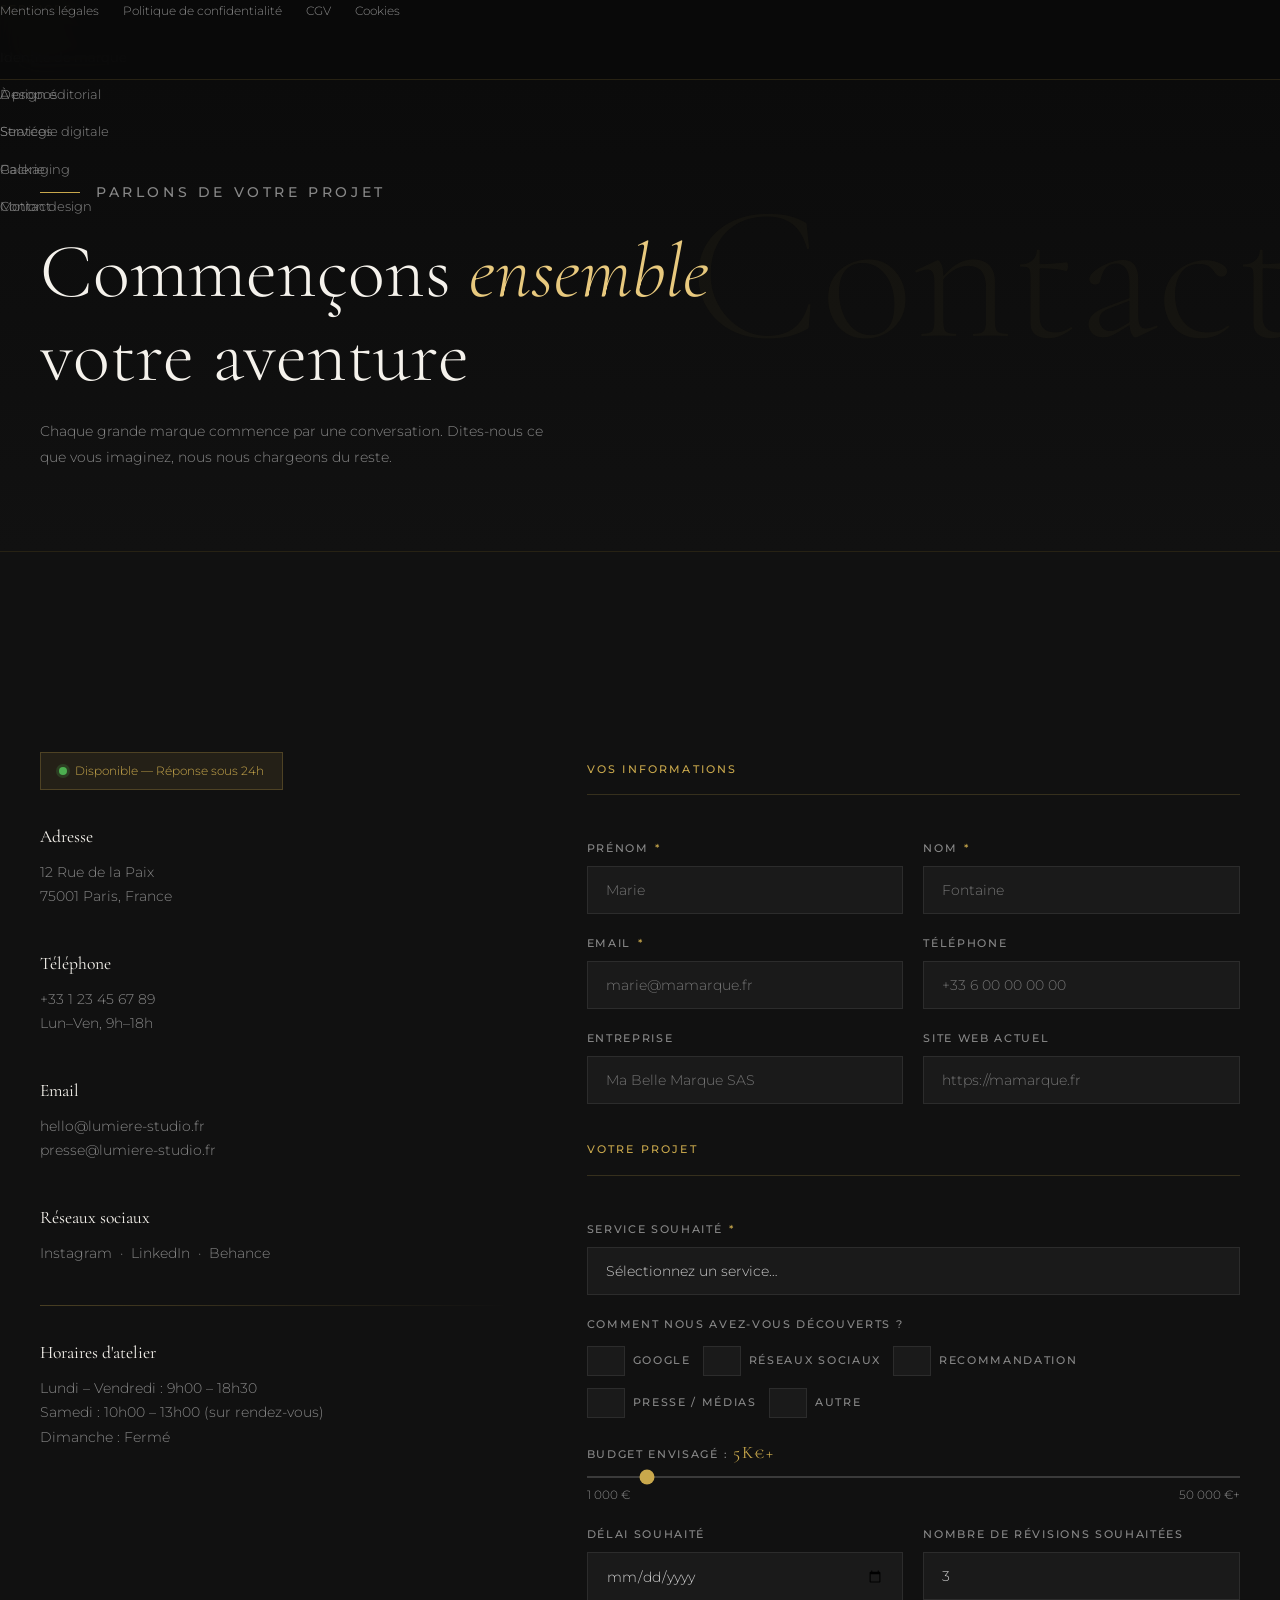
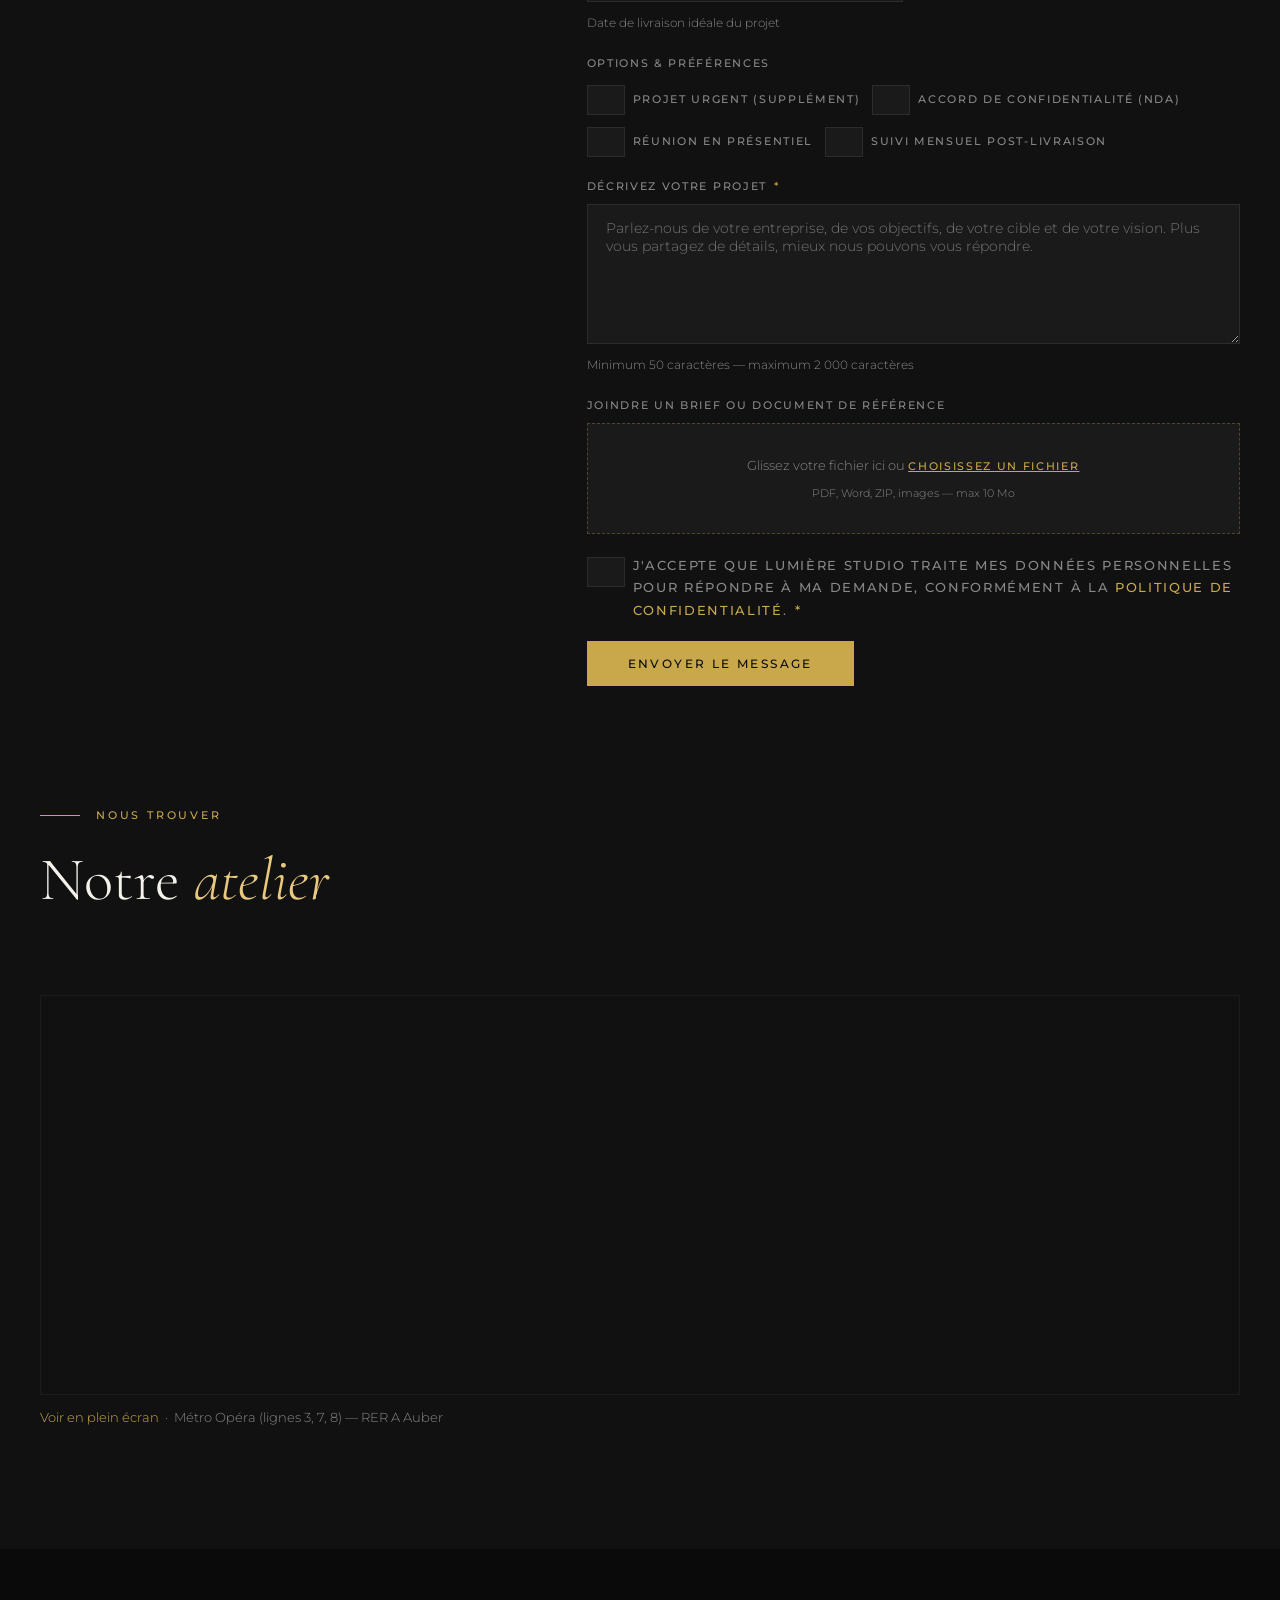
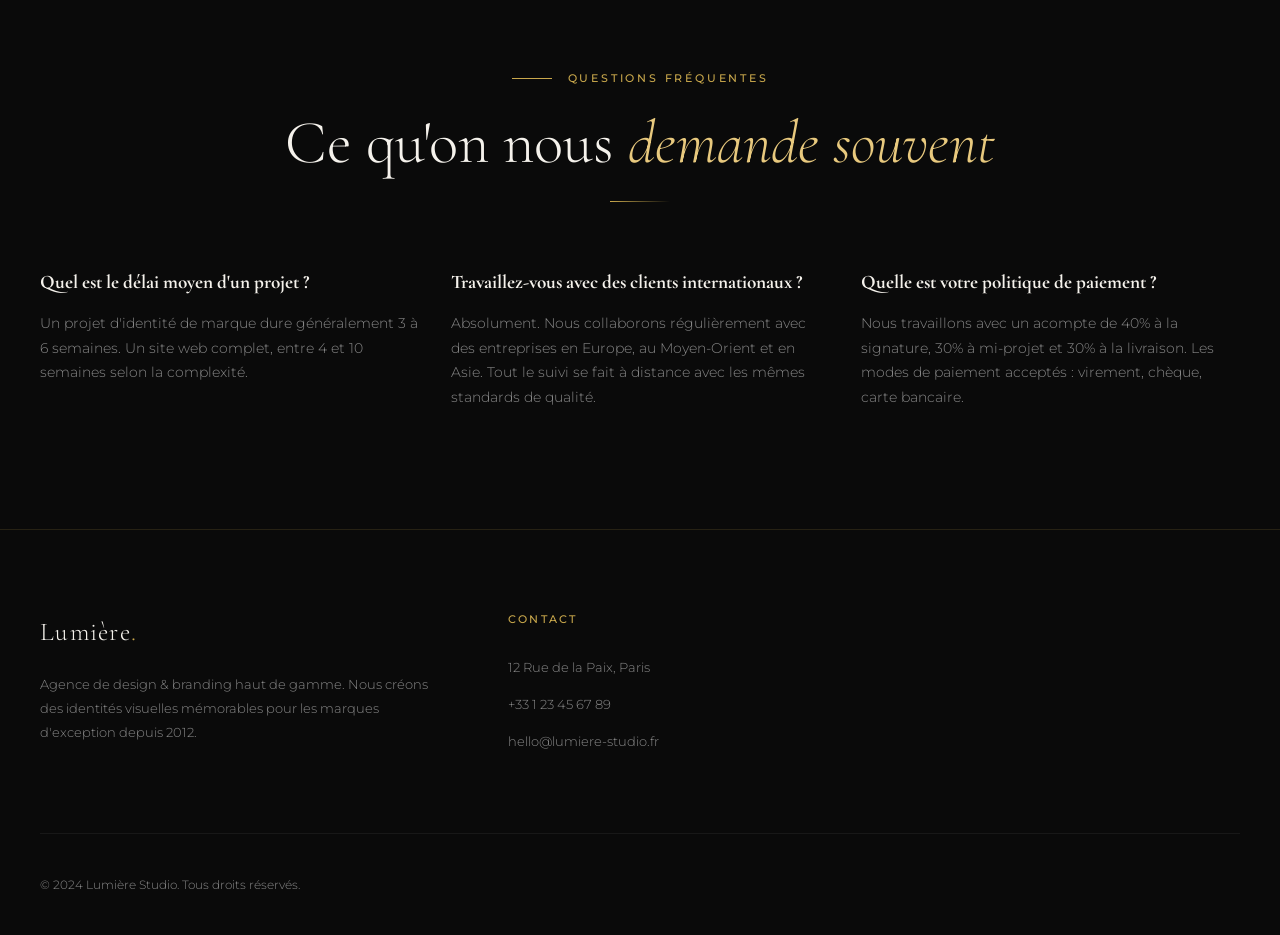
<file: tp3/pages/contact.html>
<!DOCTYPE html>
<html lang="fr">
<head>
  <meta charset="UTF-8">
  <meta name="viewport" content="width=device-width, initial-scale=1.0">
  <title>Contact & Devis — Lumière Studio</title>
  <meta name="description" content="Contactez Lumière Studio pour votre projet de design et branding. Devis gratuit sous 24h. Situés au 12 Rue de la Paix, Paris.">
  <meta name="author" content="Lumière Studio">
  <meta name="robots" content="index, follow">

  <!-- Open Graph -->
  <meta property="og:type" content="website">
  <meta property="og:url" content="https://lumiere-studio.fr/pages/contact.html">
  <meta property="og:title" content="Contact & Devis — Lumière Studio">
  <meta property="og:description" content="Parlez-nous de votre projet. Devis gratuit sous 24h.">
  <meta property="og:image" content="https://lumiere-studio.fr/images/og-contact.jpg">
  <meta property="og:locale" content="fr_FR">
  <meta property="og:site_name" content="Lumière Studio">

  <!-- Twitter Card -->
  <meta name="twitter:card" content="summary_large_image">
  <meta name="twitter:title" content="Contact & Devis — Lumière Studio">
  <meta name="twitter:description" content="Parlez-nous de votre projet. Devis gratuit sous 24h.">

  <link rel="canonical" href="https://lumiere-studio.fr/pages/contact.html">
  <link rel="stylesheet" href="../css/style.css">

  <style>
    .contact-badge {
      display: inline-flex;
      align-items: center;
      gap: 8px;
      background: rgba(201,168,76,0.1);
      border: 1px solid rgba(201,168,76,0.25);
      padding: 8px 18px;
      font-size: 0.75rem;
      color: var(--gold);
      margin-bottom: 32px;
    }
    .contact-badge::before {
      content: '';
      width: 8px; height: 8px;
      background: #4CAF50;
      border-radius: 50%;
      box-shadow: 0 0 0 3px rgba(76,175,80,.2);
      animation: pulse 2s infinite;
    }
    @keyframes pulse {
      0%, 100% { box-shadow: 0 0 0 3px rgba(76,175,80,.2); }
      50%       { box-shadow: 0 0 0 6px rgba(76,175,80,.0); }
    }
    .form-section-label {
      font-size: 0.68rem;
      font-weight: 500;
      text-transform: uppercase;
      letter-spacing: 0.2em;
      color: var(--gold);
      padding-bottom: 16px;
      border-bottom: 1px solid rgba(201,168,76,0.2);
      margin-bottom: 24px;
      margin-top: 8px;
    }
    .required { color: var(--gold); margin-left: 2px; }
    .form-hint { font-size: 0.72rem; color: var(--muted); margin-top: 4px; }
    /* Budget display */
    #budget-val {
      font-family: var(--font-display);
      font-size: 1.1rem;
      color: var(--gold);
      font-weight: 400;
    }
    .contact-divider {
      height: 1px;
      background: linear-gradient(90deg, rgba(201,168,76,.3), transparent);
      margin: 32px 0;
    }
  </style>
</head>
<body>

  <nav>
    <div class="container nav-inner">
      <a href="../index.html" class="nav-logo">Lumière<span>.</span></a>
      <ul class="nav-links">
        <li><a href="../index.html">Accueil</a></li>
        <li><a href="about.html">À propos</a></li>
        <li><a href="services.html">Services</a></li>
        <li><a href="gallery.html">Galerie</a></li>
        <li><a href="contact.html" class="active">Contact</a></li>
      </ul>
      <a href="contact.html" class="btn nav-cta"><span>Devis gratuit</span></a>
      <button class="nav-toggle" aria-label="Ouvrir le menu">
        <span></span><span></span><span></span>
      </button>
    </div>
  </nav>

  <header class="page-header" data-title="Contact">
    <div class="container">
      <p class="section-label">Parlons de votre projet</p>
      <h1>Commençons <em>ensemble</em><br>votre aventure</h1>
      <p>Chaque grande marque commence par une conversation. Dites-nous ce que vous imaginez, nous nous chargeons du reste.</p>
    </div>
  </header>

  <section class="section section--dark">
    <div class="container">
      <div class="contact-layout">

        <!-- ── Informations de contact ── -->
        <aside>
          <div class="reveal">
            <div class="contact-badge">Disponible — Réponse sous 24h</div>

            <div class="contact-info-block">
              <h3>Adresse</h3>
              <p>12 Rue de la Paix<br>75001 Paris, France</p>
            </div>

            <div class="contact-info-block">
              <h3>Téléphone</h3>
              <p><a href="tel:+33123456789">+33 1 23 45 67 89</a><br>Lun–Ven, 9h–18h</p>
            </div>

            <div class="contact-info-block">
              <h3>Email</h3>
              <p>
                <a href="mailto:hello@lumiere-studio.fr">hello@lumiere-studio.fr</a><br>
                <a href="mailto:presse@lumiere-studio.fr">presse@lumiere-studio.fr</a>
              </p>
            </div>

            <div class="contact-info-block">
              <h3>Réseaux sociaux</h3>
              <p>
                <a href="#">Instagram</a> &nbsp;·&nbsp;
                <a href="#">LinkedIn</a> &nbsp;·&nbsp;
                <a href="#">Behance</a>
              </p>
            </div>

            <div class="contact-divider"></div>

            <div class="contact-info-block">
              <h3>Horaires d'atelier</h3>
              <p>
                Lundi – Vendredi : 9h00 – 18h30<br>
                Samedi : 10h00 – 13h00 (sur rendez-vous)<br>
                Dimanche : Fermé
              </p>
            </div>
          </div>
        </aside>

        <!-- ── Formulaire de contact ── -->
        <main>
          <div class="reveal">
            <form id="contact-form" class="contact-form" novalidate>

              <!-- Informations personnelles -->
              <div class="form-section-label">Vos informations</div>

              <div class="form-row">
                <div class="form-group">
                  <label for="prenom">Prénom <span class="required">*</span></label>
                  <input
                    type="text"
                    id="prenom"
                    name="prenom"
                    placeholder="Marie"
                    required
                    autocomplete="given-name"
                    minlength="2"
                  >
                </div>
                <div class="form-group">
                  <label for="nom">Nom <span class="required">*</span></label>
                  <input
                    type="text"
                    id="nom"
                    name="nom"
                    placeholder="Fontaine"
                    required
                    autocomplete="family-name"
                    minlength="2"
                  >
                </div>
              </div>

              <div class="form-row">
                <div class="form-group">
                  <label for="email">Email <span class="required">*</span></label>
                  <input
                    type="email"
                    id="email"
                    name="email"
                    placeholder="marie@mamarque.fr"
                    required
                    autocomplete="email"
                  >
                </div>
                <div class="form-group">
                  <label for="tel">Téléphone</label>
                  <input
                    type="tel"
                    id="tel"
                    name="tel"
                    placeholder="+33 6 00 00 00 00"
                    autocomplete="tel"
                    pattern="[+\d\s\-]{7,20}"
                  >
                </div>
              </div>

              <div class="form-row">
                <div class="form-group">
                  <label for="entreprise">Entreprise</label>
                  <input
                    type="text"
                    id="entreprise"
                    name="entreprise"
                    placeholder="Ma Belle Marque SAS"
                    autocomplete="organization"
                  >
                </div>
                <div class="form-group">
                  <label for="site">Site web actuel</label>
                  <input
                    type="url"
                    id="site"
                    name="site"
                    placeholder="https://mamarque.fr"
                    autocomplete="url"
                  >
                </div>
              </div>

              <!-- Type de projet -->
              <div class="form-section-label" style="margin-top:16px">Votre projet</div>

              <div class="form-group">
                <label for="service">Service souhaité <span class="required">*</span></label>
                <select id="service" name="service" required>
                  <option value="" disabled selected>Sélectionnez un service…</option>
                  <optgroup label="Identité & Branding">
                    <option value="logo">Création de logo</option>
                    <option value="charte">Charte graphique complète</option>
                    <option value="brand-full">Identité de marque complète</option>
                  </optgroup>
                  <optgroup label="Design Digital">
                    <option value="web">Site web / Web design</option>
                    <option value="app">Application mobile</option>
                    <option value="ux">UX/UI Design</option>
                  </optgroup>
                  <optgroup label="Print & Éditorial">
                    <option value="packaging">Packaging produit</option>
                    <option value="editorial">Design éditorial</option>
                    <option value="rapport">Rapport annuel</option>
                  </optgroup>
                  <optgroup label="Contenu">
                    <option value="motion">Motion design / Vidéo</option>
                    <option value="social">Contenu social media</option>
                    <option value="da">Direction artistique</option>
                  </optgroup>
                  <option value="autre">Autre (préciser dans le message)</option>
                </select>
              </div>

              <!-- Comment avez-vous découvert l'agence ? Radio buttons -->
              <div class="form-group">
                <label>Comment nous avez-vous découverts ?</label>
                <div class="radio-group" role="radiogroup">
                  <label class="radio-item">
                    <input type="radio" name="source" value="google"> Google
                  </label>
                  <label class="radio-item">
                    <input type="radio" name="source" value="reseaux"> Réseaux sociaux
                  </label>
                  <label class="radio-item">
                    <input type="radio" name="source" value="bouche-a-oreille"> Recommandation
                  </label>
                  <label class="radio-item">
                    <input type="radio" name="source" value="presse"> Presse / Médias
                  </label>
                  <label class="radio-item">
                    <input type="radio" name="source" value="autre-source"> Autre
                  </label>
                </div>
              </div>

              <!-- Budget slider -->
              <div class="form-group">
                <label for="budget">
                  Budget envisagé : <span id="budget-val">5 000 €</span>
                </label>
                <input
                  type="range"
                  id="budget"
                  name="budget"
                  min="1000"
                  max="50000"
                  step="500"
                  value="5000"
                >
                <div class="range-labels">
                  <span>1 000 €</span>
                  <span>50 000 €+</span>
                </div>
              </div>

              <!-- Délai -->
              <div class="form-row">
                <div class="form-group">
                  <label for="delai">Délai souhaité</label>
                  <input
                    type="date"
                    id="delai"
                    name="delai"
                    min="2024-01-01"
                  >
                  <p class="form-hint">Date de livraison idéale du projet</p>
                </div>
                <div class="form-group">
                  <label for="nb-revisions">Nombre de révisions souhaitées</label>
                  <input
                    type="number"
                    id="nb-revisions"
                    name="nb-revisions"
                    min="1"
                    max="20"
                    placeholder="3"
                    value="3"
                  >
                </div>
              </div>

              <!-- Urgence — checkboxes -->
              <div class="form-group">
                <label>Options & préférences</label>
                <div class="check-group">
                  <label class="check-item">
                    <input type="checkbox" name="options" value="urgent"> Projet urgent (supplément)
                  </label>
                  <label class="check-item">
                    <input type="checkbox" name="options" value="nda"> Accord de confidentialité (NDA)
                  </label>
                  <label class="check-item">
                    <input type="checkbox" name="options" value="rencontre"> Réunion en présentiel
                  </label>
                  <label class="check-item">
                    <input type="checkbox" name="options" value="suivi"> Suivi mensuel post-livraison
                  </label>
                </div>
              </div>

              <!-- Message -->
              <div class="form-group">
                <label for="message">Décrivez votre projet <span class="required">*</span></label>
                <textarea
                  id="message"
                  name="message"
                  placeholder="Parlez-nous de votre entreprise, de vos objectifs, de votre cible et de votre vision. Plus vous partagez de détails, mieux nous pouvons vous répondre."
                  required
                  minlength="50"
                  maxlength="2000"
                ></textarea>
                <p class="form-hint">Minimum 50 caractères — maximum 2 000 caractères</p>
              </div>

              <!-- Fichier -->
              <div class="form-group">
                <label>Joindre un brief ou document de référence</label>
                <div class="file-drop">
                  <input type="file" id="file-upload" name="fichier" accept=".pdf,.doc,.docx,.zip,.jpg,.png">
                  <p>Glissez votre fichier ici ou <label for="file-upload" id="file-label" style="color:var(--gold);cursor:pointer;text-decoration:underline">choisissez un fichier</label></p>
                  <p style="font-size:.7rem;margin-top:8px;color:var(--muted)">PDF, Word, ZIP, images — max 10 Mo</p>
                </div>
              </div>

              <!-- Confidentialité -->
              <div class="form-group">
                <label class="check-item" style="align-items:flex-start">
                  <input type="checkbox" name="rgpd" required style="margin-top:3px;flex-shrink:0">
                  <span style="font-size:.82rem;color:var(--muted)">
                    J'accepte que Lumière Studio traite mes données personnelles pour répondre à ma demande, conformément à la
                    <a href="#" style="color:var(--gold)">politique de confidentialité</a>. <span class="required">*</span>
                  </span>
                </label>
              </div>

              <div>
                <button type="submit" class="btn btn--filled" style="min-width:240px">
                  <span>Envoyer le message</span>
                </button>
              </div>

            </form>
          </div>
        </main>

      </div>

      <!-- ── Carte iframe ── -->
      <div class="reveal">
        <p class="section-label" style="margin-top:var(--section-gap)">Nous trouver</p>
        <h2 class="section-title" style="margin-bottom:48px">Notre <em>atelier</em></h2>

        <div class="map-wrap">
          <iframe
            src="https://www.openstreetmap.org/export/embed.html?bbox=2.3286%2C48.8685%2C2.3386%2C48.8735&layer=mapnik&marker=48.8710%2C2.3336"
            width="100%"
            height="400"
            allowfullscreen
            loading="lazy"
            title="Localisation de Lumière Studio — 12 Rue de la Paix, Paris"
            referrerpolicy="no-referrer-when-downgrade"
          ></iframe>
        </div>
        <p style="font-size:.8rem;color:var(--muted);margin-top:12px">
          <a href="https://www.openstreetmap.org/search?query=12+Rue+de+la+Paix+Paris" target="_blank" rel="noopener noreferrer" style="color:var(--gold)">Voir en plein écran</a>
          &nbsp;·&nbsp; Métro Opéra (lignes 3, 7, 8) — RER A Auber
        </p>
      </div>

    </div>
  </section>

  <!-- ── FAQ rapide ── -->
  <section class="section section--darker">
    <div class="container">
      <div class="reveal center">
        <p class="section-label" style="justify-content:center">Questions fréquentes</p>
        <h2 class="section-title">Ce qu'on nous <em>demande souvent</em></h2>
        <div class="gold-line"></div>
      </div>

      <div style="display:grid;grid-template-columns:repeat(auto-fit,minmax(280px,1fr));gap:32px;margin-top:64px">
        <div class="reveal">
          <h3 style="font-family:var(--font-display);font-size:1.2rem;color:var(--white);margin-bottom:12px">Quel est le délai moyen d'un projet ?</h3>
          <p style="font-size:.85rem;color:var(--muted);line-height:1.8">Un projet d'identité de marque dure généralement 3 à 6 semaines. Un site web complet, entre 4 et 10 semaines selon la complexité.</p>
        </div>
        <div class="reveal">
          <h3 style="font-family:var(--font-display);font-size:1.2rem;color:var(--white);margin-bottom:12px">Travaillez-vous avec des clients internationaux ?</h3>
          <p style="font-size:.85rem;color:var(--muted);line-height:1.8">Absolument. Nous collaborons régulièrement avec des entreprises en Europe, au Moyen-Orient et en Asie. Tout le suivi se fait à distance avec les mêmes standards de qualité.</p>
        </div>
        <div class="reveal">
          <h3 style="font-family:var(--font-display);font-size:1.2rem;color:var(--white);margin-bottom:12px">Quelle est votre politique de paiement ?</h3>
          <p style="font-size:.85rem;color:var(--muted);line-height:1.8">Nous travaillons avec un acompte de 40% à la signature, 30% à mi-projet et 30% à la livraison. Les modes de paiement acceptés : virement, chèque, carte bancaire.</p>
        </div>
      </div>
    </div>
  </section>

  <!-- ── Footer ── -->
  <footer>
    <div class="container">
      <div class="footer-grid">
        <div class="footer-brand">
          <a href="../index.html" class="nav-logo">Lumière<span>.</span></a>
          <p class="footer-desc">Agence de design & branding haut de gamme. Nous créons des identités visuelles mémorables pour les marques d'exception depuis 2012.</p>
          <nav class="footer-social" aria-label="Réseaux sociaux">
            <a href="#" aria-label="Instagram">In</a>
            <a href="#" aria-label="LinkedIn">Li</a>
            <a href="#" aria-label="Behance">Be</a>
            <a href="#" aria-label="Dribbble">Dr</a>
          </nav>
        </div>
        <nav class="footer-col">
          <h4>Navigation</h4>
          <ul>
            <li><a href="../index.html">Accueil</a></li>
            <li><a href="about.html">À propos</a></li>
            <li><a href="services.html">Services</a></li>
            <li><a href="gallery.html">Galerie</a></li>
            <li><a href="contact.html">Contact</a></li>
          </ul>
        </nav>
        <nav class="footer-col">
          <h4>Services</h4>
          <ul>
            <li><a href="services.html">Identité de marque</a></li>
            <li><a href="services.html">Design éditorial</a></li>
            <li><a href="services.html">Stratégie digitale</a></li>
            <li><a href="services.html">Packaging</a></li>
            <li><a href="services.html">Motion design</a></li>
          </ul>
        </nav>
        <div class="footer-col">
          <h4>Contact</h4>
          <ul>
            <li><a href="#">12 Rue de la Paix, Paris</a></li>
            <li><a href="tel:+33123456789">+33 1 23 45 67 89</a></li>
            <li><a href="mailto:hello@lumiere-studio.fr">hello@lumiere-studio.fr</a></li>
          </ul>
        </div>
      </div>
      <div class="footer-bottom">
        <p class="footer-copy">© 2024 Lumière Studio. Tous droits réservés.</p>
        <nav class="footer-legal" aria-label="Mentions légales">
          <a href="#">Mentions légales</a>
          <a href="#">Politique de confidentialité</a>
          <a href="#">CGV</a>
          <a href="#">Cookies</a>
        </nav>
      </div>
    </div>
  </footer>

  <script src="../js/main.js"></script>
</body>
</html>
</file>
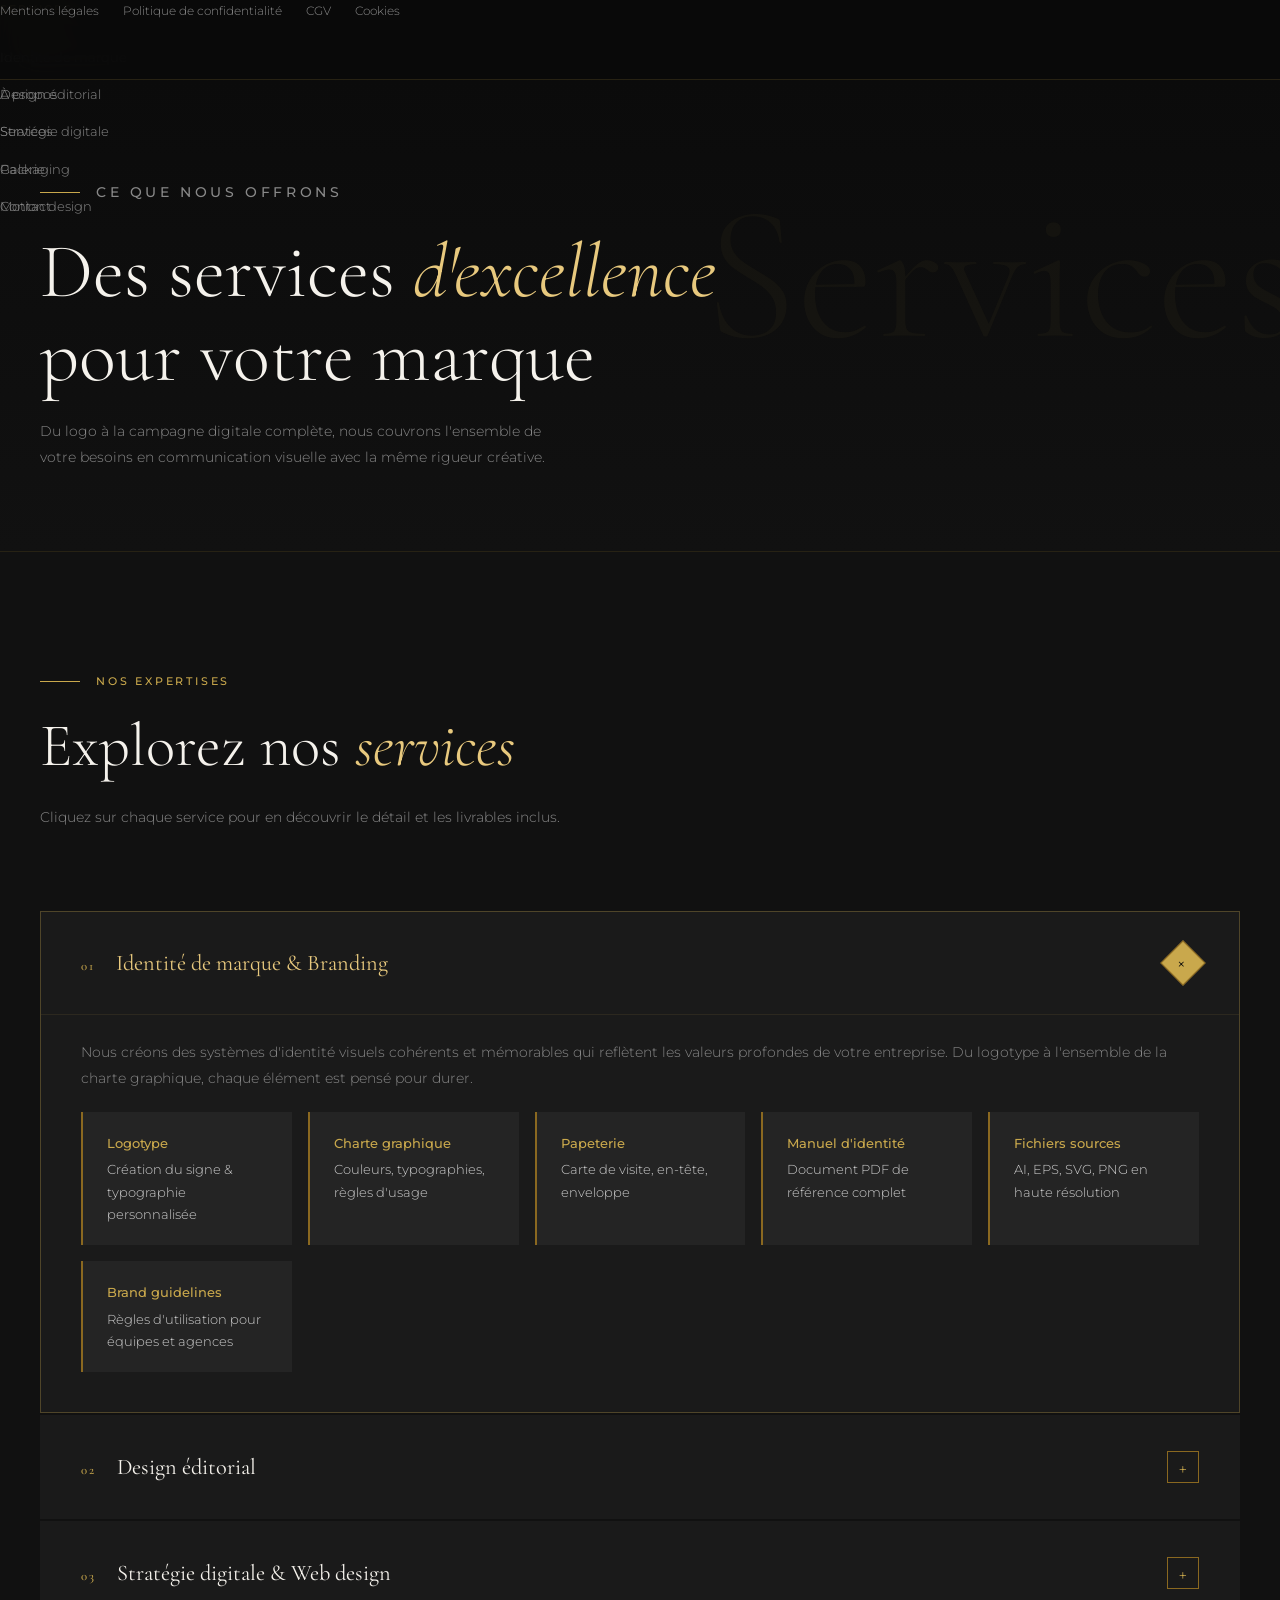
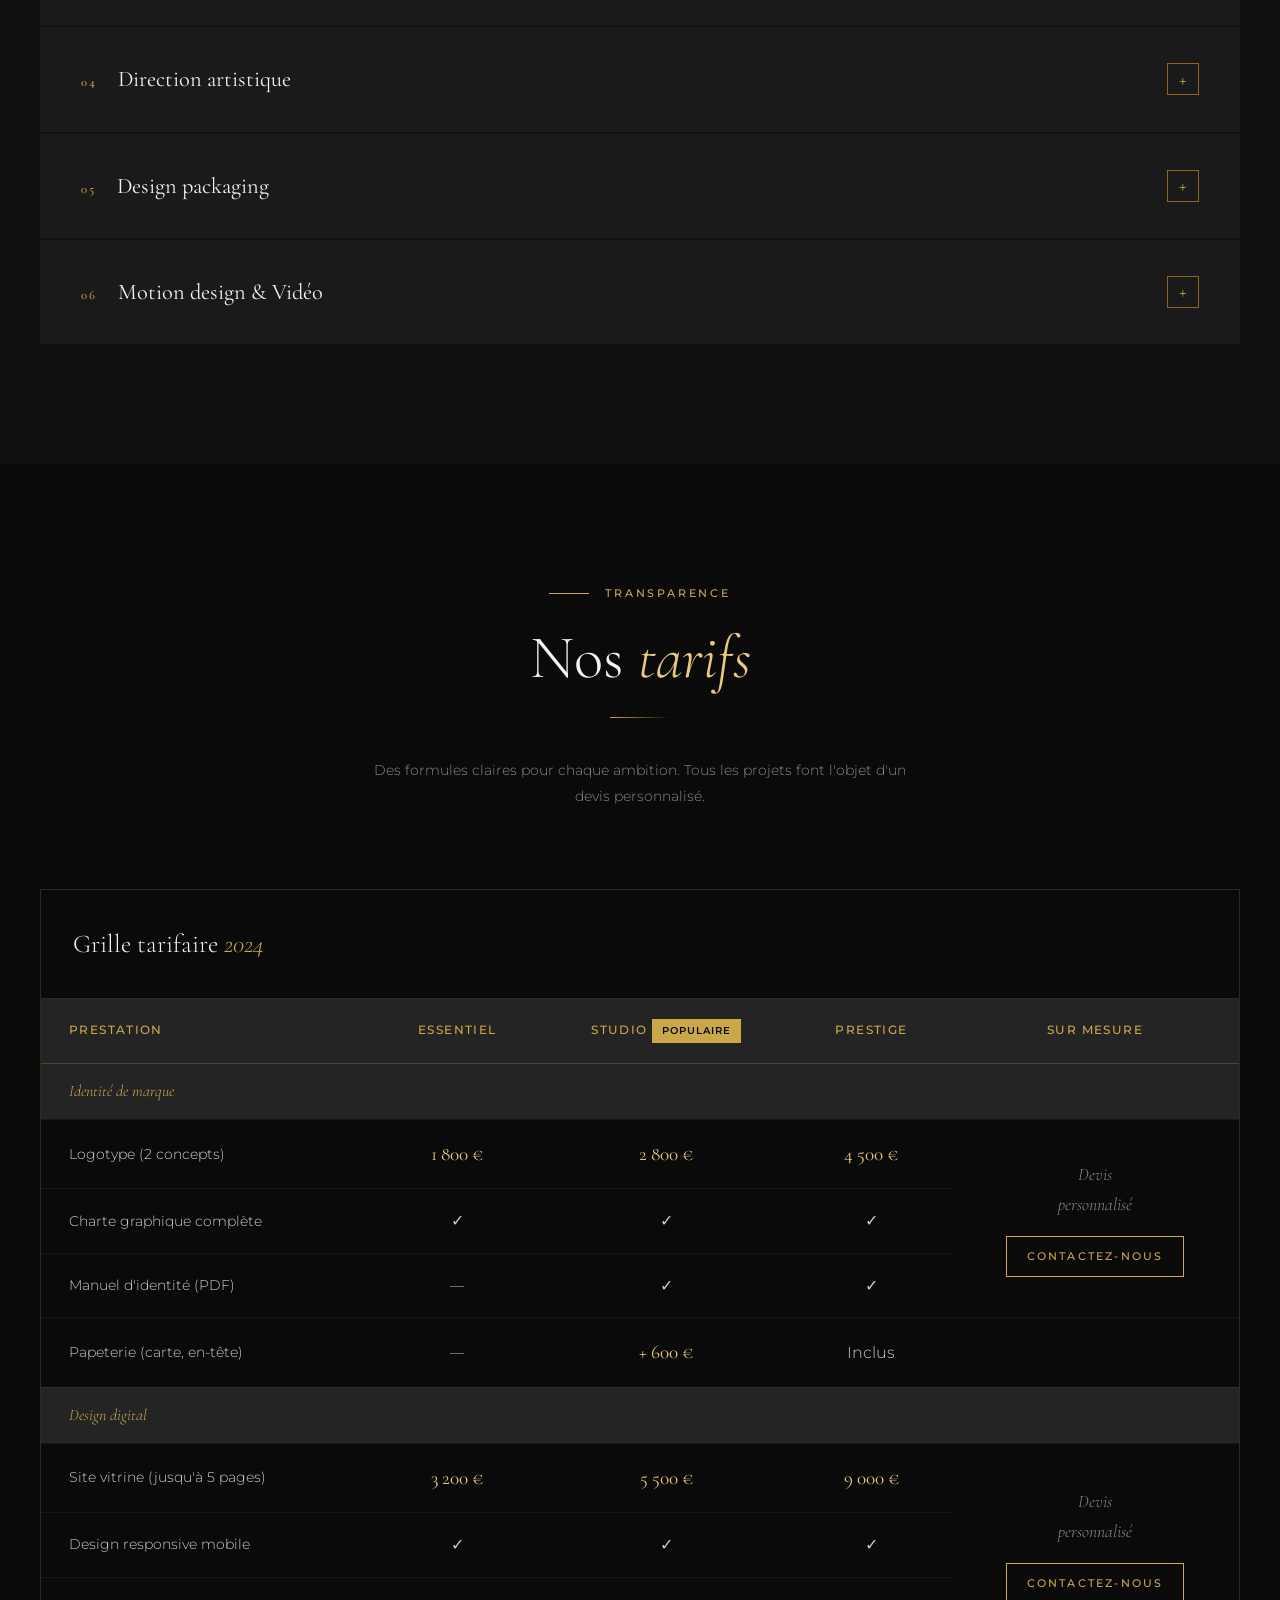
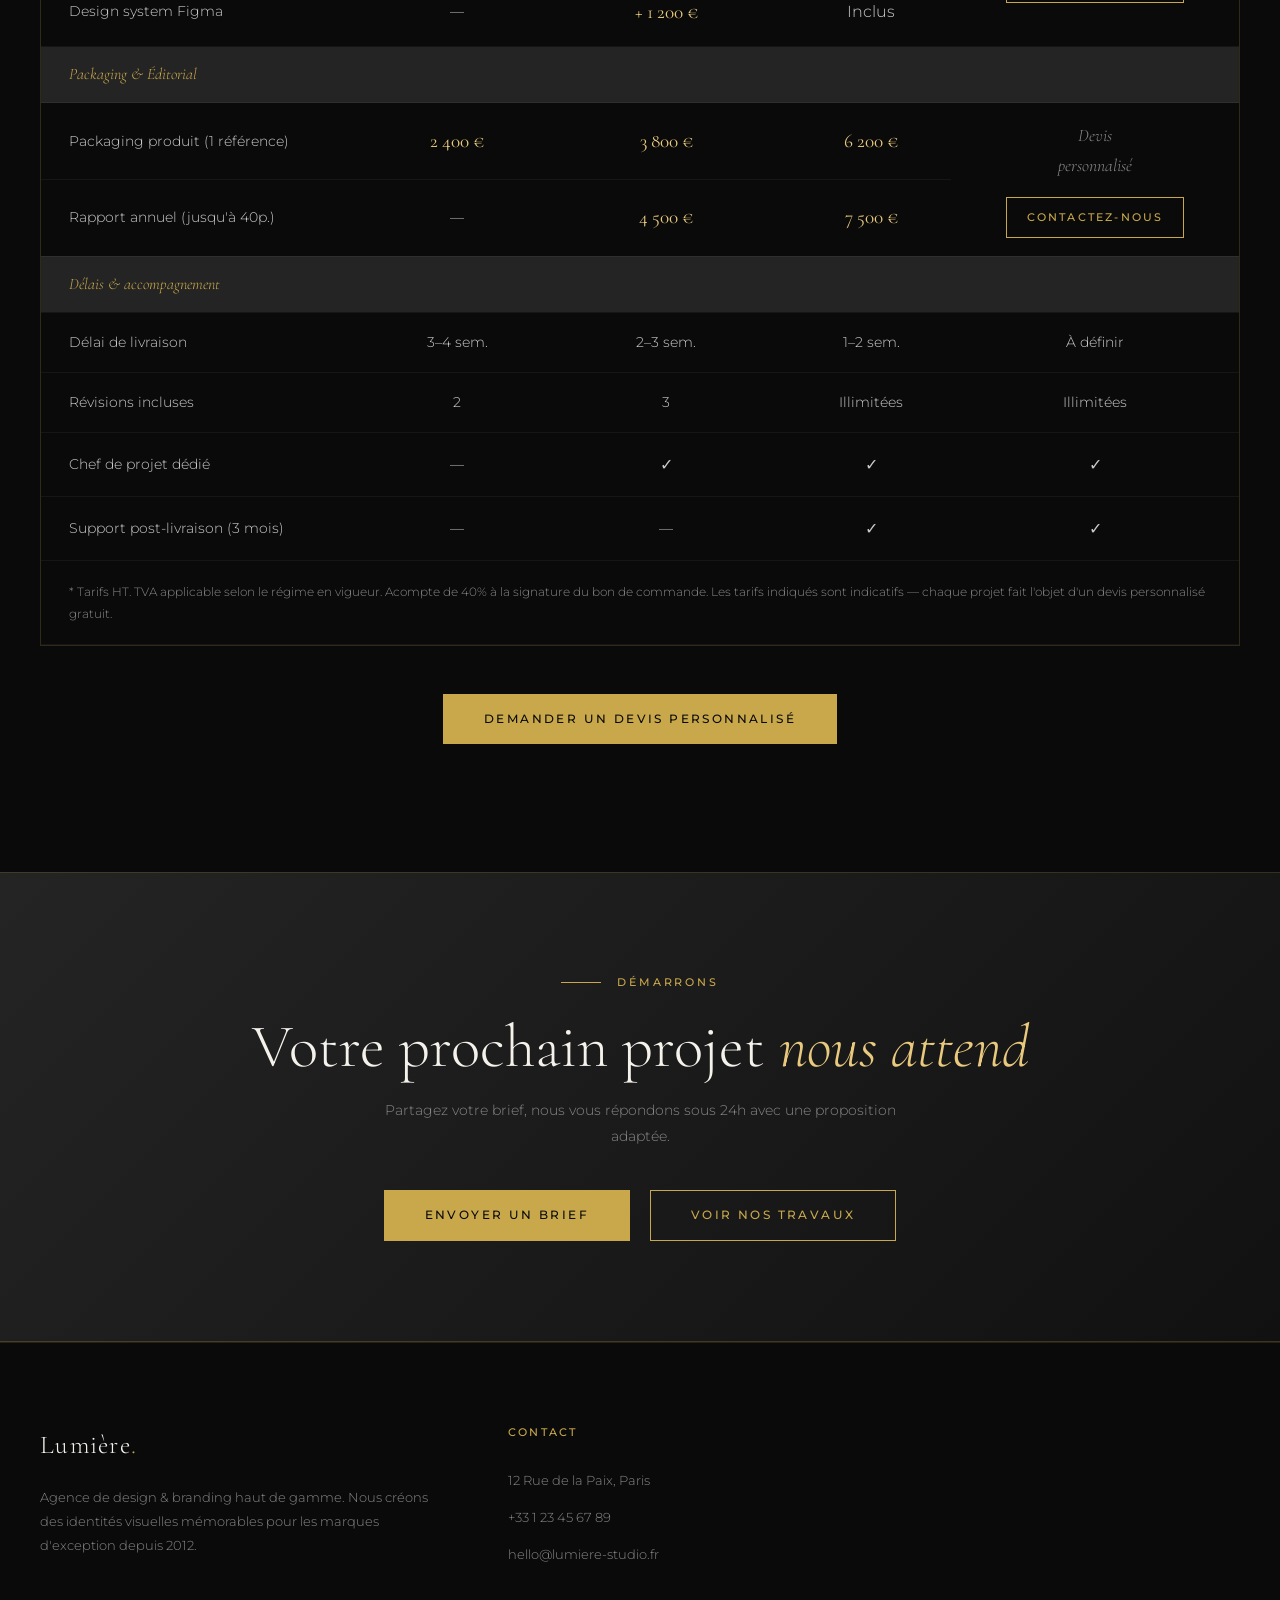
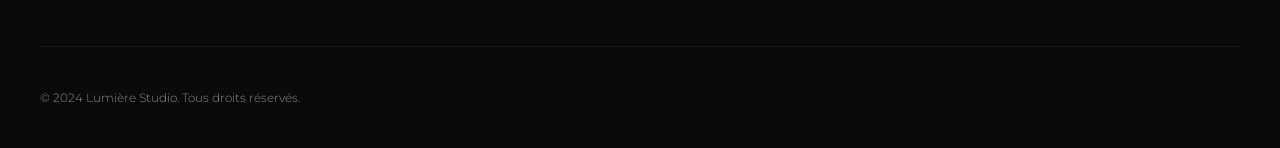
<file: tp3/pages/services.html>
<!DOCTYPE html>
<html lang="fr">
<head>
  <meta charset="UTF-8">
  <meta name="viewport" content="width=device-width, initial-scale=1.0">
  <title>Services & Tarifs — Lumière Studio</title>
  <meta name="description" content="Découvrez tous les services de Lumière Studio : identité de marque, design éditorial, stratégie digitale, packaging et motion design. Tarifs transparents.">
  <meta name="author" content="Lumière Studio">
  <meta name="robots" content="index, follow">

  <!-- Open Graph -->
  <meta property="og:type" content="website">
  <meta property="og:url" content="https://lumiere-studio.fr/pages/services.html">
  <meta property="og:title" content="Services & Tarifs — Lumière Studio">
  <meta property="og:description" content="Prestations de design haut de gamme avec tarifs transparents.">
  <meta property="og:image" content="https://lumiere-studio.fr/images/og-services.jpg">
  <meta property="og:locale" content="fr_FR">
  <meta property="og:site_name" content="Lumière Studio">

  <!-- Twitter Card -->
  <meta name="twitter:card" content="summary_large_image">
  <meta name="twitter:title" content="Services & Tarifs — Lumière Studio">
  <meta name="twitter:description" content="Prestations de design haut de gamme avec tarifs transparents.">

  <link rel="canonical" href="https://lumiere-studio.fr/pages/services.html">
  <link rel="stylesheet" href="../css/style.css">
</head>
<body>

  <nav>
    <div class="container nav-inner">
      <a href="../index.html" class="nav-logo">Lumière<span>.</span></a>
      <ul class="nav-links">
        <li><a href="../index.html">Accueil</a></li>
        <li><a href="about.html">À propos</a></li>
        <li><a href="services.html" class="active">Services</a></li>
        <li><a href="gallery.html">Galerie</a></li>
        <li><a href="contact.html">Contact</a></li>
      </ul>
      <a href="contact.html" class="btn nav-cta"><span>Devis gratuit</span></a>
      <button class="nav-toggle" aria-label="Ouvrir le menu">
        <span></span><span></span><span></span>
      </button>
    </div>
  </nav>

  <header class="page-header" data-title="Services">
    <div class="container">
      <p class="section-label">Ce que nous offrons</p>
      <h1>Des services <em>d'excellence</em><br>pour votre marque</h1>
      <p>Du logo à la campagne digitale complète, nous couvrons l'ensemble de votre besoins en communication visuelle avec la même rigueur créative.</p>
    </div>
  </header>

  <!-- ── Services détaillés ── -->
  <section class="section section--dark" id="branding">
    <div class="container">
      <div class="reveal">
        <p class="section-label">Nos expertises</p>
        <h2 class="section-title">Explorez nos <em>services</em></h2>
        <p class="section-sub">Cliquez sur chaque service pour en découvrir le détail et les livrables inclus.</p>
      </div>

      <!-- Details / Summary accordion -->
      <div class="services-accordion reveal">

        <details id="branding" open>
          <summary>
            <span>
              <span style="font-size:.8rem;font-weight:500;text-transform:uppercase;letter-spacing:.15em;color:var(--gold);margin-right:16px">01</span>
              Identité de marque & Branding
            </span>
            <span class="summary-icon">+</span>
          </summary>
          <div class="details-content">
            <p>Nous créons des systèmes d'identité visuels cohérents et mémorables qui reflètent les valeurs profondes de votre entreprise. Du logotype à l'ensemble de la charte graphique, chaque élément est pensé pour durer.</p>
            <div class="details-features">
              <div class="detail-feat"><strong>Logotype</strong>Création du signe & typographie personnalisée</div>
              <div class="detail-feat"><strong>Charte graphique</strong>Couleurs, typographies, règles d'usage</div>
              <div class="detail-feat"><strong>Papeterie</strong>Carte de visite, en-tête, enveloppe</div>
              <div class="detail-feat"><strong>Manuel d'identité</strong>Document PDF de référence complet</div>
              <div class="detail-feat"><strong>Fichiers sources</strong>AI, EPS, SVG, PNG en haute résolution</div>
              <div class="detail-feat"><strong>Brand guidelines</strong>Règles d'utilisation pour équipes et agences</div>
            </div>
          </div>
        </details>

        <details id="editorial">
          <summary>
            <span>
              <span style="font-size:.8rem;font-weight:500;text-transform:uppercase;letter-spacing:.15em;color:var(--gold);margin-right:16px">02</span>
              Design éditorial
            </span>
            <span class="summary-icon">+</span>
          </summary>
          <div class="details-content">
            <p>De la brochure au rapport annuel, en passant par les livres et magazines, nous concevons des supports imprimés qui se distinguent par leur sophistication typographique et leur rigueur de mise en page.</p>
            <div class="details-features">
              <div class="detail-feat"><strong>Brochures</strong>Commerciales, institutionnelles, produits</div>
              <div class="detail-feat"><strong>Rapports annuels</strong>Conception complète print & digital</div>
              <div class="detail-feat"><strong>Livres & magazines</strong>Maquettes, gabarits, couvertures</div>
              <div class="detail-feat"><strong>Supports événementiels</strong>Programmes, catalogues, affiches</div>
              <div class="detail-feat"><strong>Infographies</strong>Visualisation de données complexes</div>
              <div class="detail-feat"><strong>E-books</strong>Publications digitales interactives</div>
            </div>
          </div>
        </details>

        <details id="digital">
          <summary>
            <span>
              <span style="font-size:.8rem;font-weight:500;text-transform:uppercase;letter-spacing:.15em;color:var(--gold);margin-right:16px">03</span>
              Stratégie digitale & Web design
            </span>
            <span class="summary-icon">+</span>
          </summary>
          <div class="details-content">
            <p>Nous concevons des expériences numériques qui convertissent. De la stratégie UX à la livraison des maquettes finales, en passant par les guidelines pour les développeurs, nous assurons la cohérence digitale de votre marque.</p>
            <div class="details-features">
              <div class="detail-feat"><strong>UI/UX Design</strong>Wireframes, maquettes Figma, prototypes</div>
              <div class="detail-feat"><strong>Design system</strong>Composants, tokens, documentation</div>
              <div class="detail-feat"><strong>Web design</strong>Sites vitrines, e-commerce, landing pages</div>
              <div class="detail-feat"><strong>App design</strong>iOS, Android, applications hybrides</div>
              <div class="detail-feat"><strong>Social media</strong>Templates, contenu, charte réseaux</div>
              <div class="detail-feat"><strong>Email design</strong>Templates newsletters & marketing</div>
            </div>
          </div>
        </details>

        <details id="direction-artistique">
          <summary>
            <span>
              <span style="font-size:.8rem;font-weight:500;text-transform:uppercase;letter-spacing:.15em;color:var(--gold);margin-right:16px">04</span>
              Direction artistique
            </span>
            <span class="summary-icon">+</span>
          </summary>
          <div class="details-content">
            <p>Nos directeurs artistiques prennent en charge l'orchestration visuelle de vos campagnes de communication, assurant la cohérence et l'impact à travers tous les canaux.</p>
            <div class="details-features">
              <div class="detail-feat"><strong>Concept créatif</strong>Développement de l'univers visuel</div>
              <div class="detail-feat"><strong>Direction de shooting</strong>Brief, casting, production</div>
              <div class="detail-feat"><strong>Post-production</strong>Retouche, étalonnage, montage</div>
              <div class="detail-feat"><strong>Campagnes pub</strong>Print, digital, outdoor</div>
            </div>
          </div>
        </details>

        <details id="packaging">
          <summary>
            <span>
              <span style="font-size:.8rem;font-weight:500;text-transform:uppercase;letter-spacing:.15em;color:var(--gold);margin-right:16px">05</span>
              Design packaging
            </span>
            <span class="summary-icon">+</span>
          </summary>
          <div class="details-content">
            <p>Le packaging est souvent le premier contact physique entre votre produit et votre client. Nous concevons des emballages qui capturent l'attention, communiquent les valeurs et créent une expérience d'ouverture mémorable.</p>
            <div class="details-features">
              <div class="detail-feat"><strong>Packaging primaire</strong>Boîtes, étiquettes, bouteilles, tubes</div>
              <div class="detail-feat"><strong>Packaging secondaire</strong>Coffrets, étuis, suremballages</div>
              <div class="detail-feat"><strong>Maquettes 3D</strong>Visualisation photo-réaliste</div>
              <div class="detail-feat"><strong>Déclinaisons</strong>Gammes, éditions limitées</div>
            </div>
          </div>
        </details>

        <details id="motion">
          <summary>
            <span>
              <span style="font-size:.8rem;font-weight:500;text-transform:uppercase;letter-spacing:.15em;color:var(--gold);margin-right:16px">06</span>
              Motion design & Vidéo
            </span>
            <span class="summary-icon">+</span>
          </summary>
          <div class="details-content">
            <p>Le mouvement donne une dimension supplémentaire à votre identité. Nous créons des animations et vidéos qui captivent, expliquent et séduisent votre audience sur tous les formats.</p>
            <div class="details-features">
              <div class="detail-feat"><strong>Animation logo</strong>Signature animée de votre marque</div>
              <div class="detail-feat"><strong>Vidéos institutionnelles</strong>Présentation marque & produits</div>
              <div class="detail-feat"><strong>Contenus social</strong>Reels, stories, publicités vidéo</div>
              <div class="detail-feat"><strong>Motion UI</strong>Transitions, micro-animations, onboarding</div>
            </div>
          </div>
        </details>

      </div>
    </div>
  </section>

  <!-- ── Tableau de tarifs ── -->
  <section class="section section--darker">
    <div class="container">
      <div class="reveal center">
        <p class="section-label" style="justify-content:center">Transparence</p>
        <h2 class="section-title">Nos <em>tarifs</em></h2>
        <div class="gold-line"></div>
        <p class="section-sub" style="margin:0 auto 0">Des formules claires pour chaque ambition. Tous les projets font l'objet d'un devis personnalisé.</p>
      </div>

      <div class="pricing-table-wrap reveal">
        <table class="pricing-table">
          <caption>Grille tarifaire <em>2024</em></caption>
          <thead>
            <tr>
              <th scope="col">Prestation</th>
              <th scope="col">Essentiel</th>
              <th scope="col">Studio <span class="badge">Populaire</span></th>
              <th scope="col">Prestige</th>
              <th scope="col">Sur mesure</th>
            </tr>
          </thead>
          <tbody>
            <!-- Catégorie Identité -->
            <tr class="cat-row">
              <td colspan="5">Identité de marque</td>
            </tr>
            <tr>
              <td>Logotype (2 concepts)</td>
              <td class="price">1 800 €</td>
              <td class="price">2 800 €</td>
              <td class="price">4 500 €</td>
              <td rowspan="3" style="vertical-align:middle;text-align:center">
                <div style="display:flex;flex-direction:column;align-items:center;gap:16px">
                  <span style="font-family:var(--font-display);font-style:italic;font-size:1.1rem;color:var(--muted)">Devis<br>personnalisé</span>
                  <a href="contact.html" class="btn" style="font-size:.68rem;padding:10px 20px"><span>Contactez-nous</span></a>
                </div>
              </td>
            </tr>
            <tr>
              <td>Charte graphique complète</td>
              <td class="tick">✓</td>
              <td class="tick">✓</td>
              <td class="tick">✓</td>
            </tr>
            <tr>
              <td>Manuel d'identité (PDF)</td>
              <td class="cross">—</td>
              <td class="tick">✓</td>
              <td class="tick">✓</td>
            </tr>
            <tr>
              <td>Papeterie (carte, en-tête)</td>
              <td class="cross">—</td>
              <td class="price">+ 600 €</td>
              <td class="tick">Inclus</td>
              <td></td>
            </tr>

            <!-- Catégorie Digital -->
            <tr class="cat-row">
              <td colspan="5">Design digital</td>
            </tr>
            <tr>
              <td>Site vitrine (jusqu'à 5 pages)</td>
              <td class="price">3 200 €</td>
              <td class="price">5 500 €</td>
              <td class="price">9 000 €</td>
              <td rowspan="3" style="vertical-align:middle;text-align:center">
                <div style="display:flex;flex-direction:column;align-items:center;gap:16px">
                  <span style="font-family:var(--font-display);font-style:italic;font-size:1.1rem;color:var(--muted)">Devis<br>personnalisé</span>
                  <a href="contact.html" class="btn" style="font-size:.68rem;padding:10px 20px"><span>Contactez-nous</span></a>
                </div>
              </td>
            </tr>
            <tr>
              <td>Design responsive mobile</td>
              <td class="tick">✓</td>
              <td class="tick">✓</td>
              <td class="tick">✓</td>
            </tr>
            <tr>
              <td>Design system Figma</td>
              <td class="cross">—</td>
              <td class="price">+ 1 200 €</td>
              <td class="tick">Inclus</td>
            </tr>

            <!-- Catégorie Packaging -->
            <tr class="cat-row">
              <td colspan="5">Packaging & Éditorial</td>
            </tr>
            <tr>
              <td>Packaging produit (1 référence)</td>
              <td class="price">2 400 €</td>
              <td class="price">3 800 €</td>
              <td class="price">6 200 €</td>
              <td rowspan="2" style="vertical-align:middle;text-align:center">
                <div style="display:flex;flex-direction:column;align-items:center;gap:16px">
                  <span style="font-family:var(--font-display);font-style:italic;font-size:1.1rem;color:var(--muted)">Devis<br>personnalisé</span>
                  <a href="contact.html" class="btn" style="font-size:.68rem;padding:10px 20px"><span>Contactez-nous</span></a>
                </div>
              </td>
            </tr>
            <tr>
              <td>Rapport annuel (jusqu'à 40p.)</td>
              <td class="cross">—</td>
              <td class="price">4 500 €</td>
              <td class="price">7 500 €</td>
            </tr>

            <!-- Délais & accompagnement -->
            <tr class="cat-row">
              <td colspan="5">Délais & accompagnement</td>
            </tr>
            <tr>
              <td>Délai de livraison</td>
              <td>3–4 sem.</td>
              <td>2–3 sem.</td>
              <td>1–2 sem.</td>
              <td>À définir</td>
            </tr>
            <tr>
              <td>Révisions incluses</td>
              <td>2</td>
              <td>3</td>
              <td>Illimitées</td>
              <td>Illimitées</td>
            </tr>
            <tr>
              <td>Chef de projet dédié</td>
              <td class="cross">—</td>
              <td class="tick">✓</td>
              <td class="tick">✓</td>
              <td class="tick">✓</td>
            </tr>
            <tr>
              <td>Support post-livraison (3 mois)</td>
              <td class="cross">—</td>
              <td class="cross">—</td>
              <td class="tick">✓</td>
              <td class="tick">✓</td>
            </tr>
          </tbody>
          <tfoot>
            <tr>
              <td colspan="5" style="padding:20px 28px;font-size:.78rem;color:var(--muted);border-top:1px solid rgba(255,255,255,.08)">
                * Tarifs HT. TVA applicable selon le régime en vigueur. Acompte de 40% à la signature du bon de commande. Les tarifs indiqués sont indicatifs — chaque projet fait l'objet d'un devis personnalisé gratuit.
              </td>
            </tr>
          </tfoot>
        </table>
      </div>

      <div class="center" style="margin-top:48px">
        <a href="contact.html" class="btn btn--filled"><span>Demander un devis personnalisé</span></a>
      </div>
    </div>
  </section>

  <!-- ── CTA ── -->
  <section class="cta-strip">
    <div class="container reveal">
      <p class="section-label" style="justify-content:center">Démarrons</p>
      <h2 class="section-title">Votre prochain projet <em>nous attend</em></h2>
      <p class="section-sub">Partagez votre brief, nous vous répondons sous 24h avec une proposition adaptée.</p>
      <div style="display:flex;gap:20px;justify-content:center;flex-wrap:wrap">
        <a href="contact.html" class="btn btn--filled"><span>Envoyer un brief</span></a>
        <a href="gallery.html" class="btn"><span>Voir nos travaux</span></a>
      </div>
    </div>
  </section>

  <!-- ── Footer ── -->
  <footer>
    <div class="container">
      <div class="footer-grid">
        <div class="footer-brand">
          <a href="../index.html" class="nav-logo">Lumière<span>.</span></a>
          <p class="footer-desc">Agence de design & branding haut de gamme. Nous créons des identités visuelles mémorables pour les marques d'exception depuis 2012.</p>
          <nav class="footer-social" aria-label="Réseaux sociaux">
            <a href="#" aria-label="Instagram">In</a>
            <a href="#" aria-label="LinkedIn">Li</a>
            <a href="#" aria-label="Behance">Be</a>
            <a href="#" aria-label="Dribbble">Dr</a>
          </nav>
        </div>
        <nav class="footer-col">
          <h4>Navigation</h4>
          <ul>
            <li><a href="../index.html">Accueil</a></li>
            <li><a href="about.html">À propos</a></li>
            <li><a href="services.html">Services</a></li>
            <li><a href="gallery.html">Galerie</a></li>
            <li><a href="contact.html">Contact</a></li>
          </ul>
        </nav>
        <nav class="footer-col">
          <h4>Services</h4>
          <ul>
            <li><a href="#branding">Identité de marque</a></li>
            <li><a href="#editorial">Design éditorial</a></li>
            <li><a href="#digital">Stratégie digitale</a></li>
            <li><a href="#packaging">Packaging</a></li>
            <li><a href="#motion">Motion design</a></li>
          </ul>
        </nav>
        <div class="footer-col">
          <h4>Contact</h4>
          <ul>
            <li><a href="#">12 Rue de la Paix, Paris</a></li>
            <li><a href="tel:+33123456789">+33 1 23 45 67 89</a></li>
            <li><a href="mailto:hello@lumiere-studio.fr">hello@lumiere-studio.fr</a></li>
          </ul>
        </div>
      </div>
      <div class="footer-bottom">
        <p class="footer-copy">© 2024 Lumière Studio. Tous droits réservés.</p>
        <nav class="footer-legal" aria-label="Mentions légales">
          <a href="#">Mentions légales</a>
          <a href="#">Politique de confidentialité</a>
          <a href="#">CGV</a>
          <a href="#">Cookies</a>
        </nav>
      </div>
    </div>
  </footer>

  <script src="../js/main.js"></script>
</body>
</html>
</file>
<file: tp3/css/style.css>
/* ============================================================
   LUMIÈRE STUDIO — Main Stylesheet
   Aesthetic: Editorial Luxury / Dark Gold
   ============================================================ */

@import url('https://fonts.googleapis.com/css2?family=Cormorant+Garamond:ital,wght@0,300;0,400;0,600;1,300;1,400&family=Montserrat:wght@300;400;500;600&display=swap');

/* ── CSS Variables ── */
:root {
  --gold:        #C9A84C;
  --gold-light:  #E8C97E;
  --gold-dark:   #8A6820;
  --black:       #0A0A0A;
  --dark:        #111111;
  --dark-2:      #1A1A1A;
  --dark-3:      #242424;
  --mid:         #3A3A3A;
  --muted:       #888888;
  --light:       #CCCCCC;
  --white:       #F5F2EC;

  --font-display: 'Cormorant Garamond', Georgia, serif;
  --font-body:    'Montserrat', sans-serif;

  --nav-h:       80px;
  --section-gap: 120px;
  --max-w:       1280px;

  --ease-out: cubic-bezier(0.16, 1, 0.3, 1);
  --ease-in:  cubic-bezier(0.7, 0, 0.84, 0);
}

/* ── Reset & Base ── */
*, *::before, *::after { box-sizing: border-box; margin: 0; padding: 0; }

html { scroll-behavior: smooth; font-size: 16px; }

body {
  background: var(--dark);
  color: var(--light);
  font-family: var(--font-body);
  font-weight: 300;
  line-height: 1.7;
  -webkit-font-smoothing: antialiased;
  overflow-x: hidden;
}

img, video { max-width: 100%; display: block; }
a { color: inherit; text-decoration: none; }
ul { list-style: none; }

/* ── Utilities ── */
.container { width: 100%; max-width: var(--max-w); margin: 0 auto; padding: 0 40px; }
.section { padding: var(--section-gap) 0; }
.section--dark { background: var(--dark); }
.section--darker { background: var(--black); }
.section--card { background: var(--dark-2); }

.gold { color: var(--gold); }
.serif { font-family: var(--font-display); }
.uppercase { text-transform: uppercase; letter-spacing: 0.15em; }
.center { text-align: center; }

.btn {
  display: inline-block;
  padding: 14px 40px;
  font-family: var(--font-body);
  font-size: 0.75rem;
  font-weight: 500;
  text-transform: uppercase;
  letter-spacing: 0.2em;
  border: 1px solid var(--gold);
  color: var(--gold);
  background: transparent;
  cursor: pointer;
  transition: background 0.3s, color 0.3s;
  position: relative;
  overflow: hidden;
}
.btn::after {
  content: '';
  position: absolute;
  inset: 0;
  background: var(--gold);
  transform: scaleX(0);
  transform-origin: left;
  transition: transform 0.35s var(--ease-out);
  z-index: 0;
}
.btn span { position: relative; z-index: 1; }
.btn:hover::after { transform: scaleX(1); }
.btn:hover { color: var(--black); }

.btn--filled {
  background: var(--gold);
  color: var(--black);
  font-weight: 500;
}
.btn--filled::after { background: var(--gold-light); }
.btn--filled:hover { color: var(--black); }

/* Section labels */
.section-label {
  font-size: 0.7rem;
  font-weight: 500;
  text-transform: uppercase;
  letter-spacing: 0.25em;
  color: var(--gold);
  margin-bottom: 20px;
  display: flex;
  align-items: center;
  gap: 16px;
}
.section-label::before {
  content: '';
  display: block;
  width: 40px;
  height: 1px;
  background: var(--gold);
}

.section-title {
  font-family: var(--font-display);
  font-size: clamp(2.2rem, 5vw, 3.8rem);
  font-weight: 300;
  line-height: 1.15;
  color: var(--white);
  margin-bottom: 24px;
}
.section-title em { font-style: italic; color: var(--gold-light); }

.section-sub {
  font-size: 0.9rem;
  color: var(--muted);
  max-width: 540px;
  line-height: 1.8;
}

/* ── Dividers ── */
.gold-line {
  width: 60px;
  height: 1px;
  background: linear-gradient(90deg, var(--gold), transparent);
  margin: 0 auto 40px;
}

/* ── Navigation ── */
nav {
  position: fixed;
  top: 0; left: 0; right: 0;
  height: var(--nav-h);
  z-index: 1000;
  background: rgba(10, 10, 10, 0.92);
  backdrop-filter: blur(20px);
  -webkit-backdrop-filter: blur(20px);
  border-bottom: 1px solid rgba(201, 168, 76, 0.15);
  transition: background 0.4s;
}
.nav-inner {
  display: flex;
  align-items: center;
  justify-content: space-between;
  height: 100%;
}
.nav-logo {
  font-family: var(--font-display);
  font-size: 1.6rem;
  font-weight: 300;
  color: var(--white);
  letter-spacing: 0.05em;
}
.nav-logo span { color: var(--gold); }

.nav-links {
  display: flex;
  gap: 40px;
  align-items: center;
}
.nav-links a {
  font-size: 0.72rem;
  font-weight: 500;
  text-transform: uppercase;
  letter-spacing: 0.18em;
  color: var(--muted);
  position: relative;
  transition: color 0.3s;
}
.nav-links a::after {
  content: '';
  position: absolute;
  bottom: -4px;
  left: 0;
  width: 0;
  height: 1px;
  background: var(--gold);
  transition: width 0.35s var(--ease-out);
}
.nav-links a:hover, .nav-links a.active { color: var(--gold); }
.nav-links a:hover::after, .nav-links a.active::after { width: 100%; }

.nav-cta {
  font-size: 0.7rem;
  padding: 10px 24px;
}

/* Mobile toggle */
.nav-toggle {
  display: none;
  flex-direction: column;
  gap: 5px;
  cursor: pointer;
  background: none;
  border: none;
  padding: 4px;
}
.nav-toggle span {
  display: block;
  width: 24px;
  height: 1px;
  background: var(--white);
  transition: transform 0.3s, opacity 0.3s;
}
.nav-toggle.open span:nth-child(1) { transform: translateY(6px) rotate(45deg); }
.nav-toggle.open span:nth-child(2) { opacity: 0; }
.nav-toggle.open span:nth-child(3) { transform: translateY(-6px) rotate(-45deg); }

/* ── Hero ── */
.hero {
  position: relative;
  min-height: 100vh;
  display: flex;
  align-items: center;
  overflow: hidden;
}
.hero-video {
  position: absolute;
  inset: 0;
  width: 100%;
  height: 100%;
  object-fit: cover;
  opacity: 0.3;
  z-index: 0;
}
.hero-overlay {
  position: absolute;
  inset: 0;
  background: linear-gradient(135deg, rgba(10,10,10,0.85) 0%, rgba(10,10,10,0.4) 100%);
  z-index: 1;
}
.hero-content {
  position: relative;
  z-index: 2;
  max-width: 780px;
}
.hero-eyebrow {
  font-size: 0.7rem;
  font-weight: 500;
  text-transform: uppercase;
  letter-spacing: 0.3em;
  color: var(--gold);
  margin-bottom: 32px;
  display: flex;
  align-items: center;
  gap: 14px;
  opacity: 0;
  animation: fadeUp 0.8s 0.3s var(--ease-out) forwards;
}
.hero-eyebrow::before { content: ''; display: block; width: 50px; height: 1px; background: var(--gold); }

.hero-title {
  font-family: var(--font-display);
  font-size: clamp(3rem, 8vw, 7rem);
  font-weight: 300;
  line-height: 1.05;
  color: var(--white);
  margin-bottom: 32px;
  opacity: 0;
  animation: fadeUp 0.9s 0.5s var(--ease-out) forwards;
}
.hero-title em { font-style: italic; color: var(--gold-light); display: block; }

.hero-sub {
  font-size: 0.95rem;
  color: var(--muted);
  max-width: 500px;
  margin-bottom: 48px;
  line-height: 1.9;
  opacity: 0;
  animation: fadeUp 0.9s 0.7s var(--ease-out) forwards;
}
.hero-actions {
  display: flex;
  gap: 20px;
  flex-wrap: wrap;
  opacity: 0;
  animation: fadeUp 0.9s 0.9s var(--ease-out) forwards;
}
.hero-scroll {
  position: absolute;
  bottom: 40px;
  left: 50%;
  transform: translateX(-50%);
  z-index: 2;
  display: flex;
  flex-direction: column;
  align-items: center;
  gap: 10px;
  color: var(--muted);
  font-size: 0.65rem;
  text-transform: uppercase;
  letter-spacing: 0.2em;
  animation: bounce 2s infinite;
}
.hero-scroll::after {
  content: '';
  display: block;
  width: 1px;
  height: 50px;
  background: linear-gradient(to bottom, var(--gold), transparent);
}

/* ── Services Grid ── */
.services-grid {
  display: grid;
  grid-template-columns: repeat(auto-fit, minmax(280px, 1fr));
  gap: 2px;
  margin-top: 80px;
}
.service-card {
  background: var(--dark-2);
  padding: 50px 40px;
  border: 1px solid transparent;
  transition: border-color 0.4s, background 0.4s;
  position: relative;
  overflow: hidden;
}
.service-card::before {
  content: '';
  position: absolute;
  top: 0; left: 0;
  width: 100%;
  height: 2px;
  background: linear-gradient(90deg, var(--gold), var(--gold-dark));
  transform: scaleX(0);
  transform-origin: left;
  transition: transform 0.4s var(--ease-out);
}
.service-card:hover::before { transform: scaleX(1); }
.service-card:hover { border-color: rgba(201, 168, 76, 0.2); background: var(--dark-3); }

.service-num {
  font-family: var(--font-display);
  font-size: 4rem;
  font-weight: 300;
  color: rgba(201, 168, 76, 0.15);
  line-height: 1;
  margin-bottom: 20px;
  transition: color 0.4s;
}
.service-card:hover .service-num { color: rgba(201, 168, 76, 0.3); }
.service-title {
  font-family: var(--font-display);
  font-size: 1.5rem;
  font-weight: 400;
  color: var(--white);
  margin-bottom: 16px;
}
.service-desc { font-size: 0.85rem; color: var(--muted); line-height: 1.8; }

/* ── Testimonials ── */
.testimonials-wrapper {
  display: grid;
  grid-template-columns: repeat(auto-fit, minmax(300px, 1fr));
  gap: 40px;
  margin-top: 80px;
}
.testimonial-card {
  background: var(--dark-2);
  padding: 48px;
  border-left: 2px solid var(--gold);
  position: relative;
}
.testimonial-card::before {
  content: '"';
  font-family: var(--font-display);
  font-size: 8rem;
  color: rgba(201, 168, 76, 0.1);
  position: absolute;
  top: 10px;
  right: 30px;
  line-height: 1;
}
.testimonial-text {
  font-family: var(--font-display);
  font-size: 1.15rem;
  font-style: italic;
  font-weight: 300;
  color: var(--white);
  line-height: 1.7;
  margin-bottom: 32px;
}
.testimonial-author { display: flex; align-items: center; gap: 16px; }
.testimonial-avatar {
  width: 48px;
  height: 48px;
  border-radius: 50%;
  background: linear-gradient(135deg, var(--gold-dark), var(--mid));
  display: flex;
  align-items: center;
  justify-content: center;
  font-family: var(--font-display);
  font-size: 1.2rem;
  color: var(--gold-light);
  flex-shrink: 0;
}
.testimonial-name {
  font-size: 0.85rem;
  font-weight: 500;
  color: var(--white);
  margin-bottom: 2px;
}
.testimonial-role { font-size: 0.75rem; color: var(--gold); }

/* Stars */
.stars {
  display: flex;
  gap: 4px;
  margin-bottom: 24px;
}
.stars span {
  color: var(--gold);
  font-size: 0.9rem;
}

/* ── Team (About) ── */
.team-grid {
  display: grid;
  grid-template-columns: repeat(auto-fit, minmax(260px, 1fr));
  gap: 40px;
  margin-top: 80px;
}
.team-figure { position: relative; overflow: hidden; }
.team-figure figcaption {
  padding: 28px 0 0;
}
.team-img-wrap {
  position: relative;
  aspect-ratio: 3/4;
  overflow: hidden;
  background: var(--dark-3);
}
.team-img-wrap img {
  width: 100%;
  height: 100%;
  object-fit: cover;
  filter: grayscale(40%) sepia(20%);
  transition: transform 0.6s var(--ease-out), filter 0.5s;
}
.team-figure:hover .team-img-wrap img {
  transform: scale(1.05);
  filter: grayscale(0%) sepia(0%);
}
.team-overlay {
  position: absolute;
  inset: 0;
  background: linear-gradient(to top, rgba(10,10,10,0.8) 0%, transparent 60%);
}
.team-social {
  position: absolute;
  bottom: 20px;
  right: 20px;
  display: flex;
  gap: 8px;
  opacity: 0;
  transform: translateY(10px);
  transition: opacity 0.3s, transform 0.3s;
}
.team-figure:hover .team-social { opacity: 1; transform: translateY(0); }
.team-social a {
  width: 36px; height: 36px;
  border: 1px solid rgba(201,168,76,0.6);
  display: flex;
  align-items: center;
  justify-content: center;
  font-size: 0.7rem;
  color: var(--gold);
  transition: background 0.3s;
}
.team-social a:hover { background: var(--gold); color: var(--black); }

.team-name {
  font-family: var(--font-display);
  font-size: 1.4rem;
  font-weight: 400;
  color: var(--white);
  margin-bottom: 4px;
}
.team-role { font-size: 0.75rem; color: var(--gold); text-transform: uppercase; letter-spacing: 0.15em; margin-bottom: 14px; }
.team-bio { font-size: 0.83rem; color: var(--muted); line-height: 1.8; }

/* ── Services Details (services.html) ── */
.services-accordion {
  margin-top: 80px;
  display: grid;
  gap: 2px;
}
.services-accordion details {
  background: var(--dark-2);
  border: 1px solid transparent;
  transition: border-color 0.3s;
}
.services-accordion details[open] {
  border-color: rgba(201,168,76,0.3);
}
.services-accordion summary {
  padding: 32px 40px;
  cursor: pointer;
  display: flex;
  align-items: center;
  justify-content: space-between;
  list-style: none;
  font-family: var(--font-display);
  font-size: 1.4rem;
  font-weight: 400;
  color: var(--white);
  transition: color 0.3s;
}
.services-accordion summary::-webkit-details-marker { display: none; }
.services-accordion details[open] summary { color: var(--gold-light); }
.summary-icon {
  width: 32px; height: 32px;
  border: 1px solid var(--gold-dark);
  display: flex; align-items: center; justify-content: center;
  font-size: 1.2rem;
  color: var(--gold);
  flex-shrink: 0;
  transition: background 0.3s, transform 0.3s;
}
.services-accordion details[open] .summary-icon {
  background: var(--gold);
  color: var(--black);
  transform: rotate(45deg);
}
.details-content {
  padding: 0 40px 40px;
  border-top: 1px solid rgba(201,168,76,0.1);
}
.details-content p { font-size: 0.88rem; color: var(--muted); line-height: 1.9; margin-bottom: 20px; margin-top: 24px; }
.details-features {
  display: grid;
  grid-template-columns: repeat(auto-fit, minmax(200px, 1fr));
  gap: 16px;
}
.detail-feat {
  background: var(--dark-3);
  padding: 20px 24px;
  border-left: 2px solid var(--gold-dark);
  font-size: 0.82rem;
  color: var(--light);
}
.detail-feat strong { display: block; color: var(--gold); margin-bottom: 4px; font-weight: 500; }

/* ── Pricing Table ── */
.pricing-table-wrap {
  margin-top: 80px;
  overflow-x: auto;
  border: 1px solid rgba(201,168,76,0.2);
}
.pricing-table {
  width: 100%;
  border-collapse: collapse;
  font-size: 0.85rem;
}
.pricing-table caption {
  font-family: var(--font-display);
  font-size: 1.6rem;
  font-weight: 300;
  color: var(--white);
  padding: 32px;
  caption-side: top;
  text-align: left;
  border-bottom: 1px solid rgba(201,168,76,0.2);
}
.pricing-table caption em { font-style: italic; color: var(--gold); }
.pricing-table thead tr { background: var(--dark-3); }
.pricing-table th {
  padding: 20px 28px;
  text-align: left;
  font-weight: 500;
  text-transform: uppercase;
  letter-spacing: 0.12em;
  font-size: 0.72rem;
  color: var(--gold);
  border-bottom: 1px solid rgba(201,168,76,0.25);
}
.pricing-table th:not(:first-child) { text-align: center; }
.pricing-table td {
  padding: 18px 28px;
  border-bottom: 1px solid rgba(255,255,255,0.05);
  color: var(--light);
  vertical-align: middle;
}
.pricing-table td:not(:first-child) { text-align: center; }
.pricing-table tr:hover td { background: rgba(201,168,76,0.04); }
.pricing-table .cat-row td {
  background: var(--dark-3);
  color: var(--gold);
  font-family: var(--font-display);
  font-size: 1rem;
  font-style: italic;
  padding: 14px 28px;
}
.pricing-table .price {
  font-family: var(--font-display);
  font-size: 1.2rem;
  font-weight: 400;
  color: var(--gold-light);
}
.badge {
  display: inline-block;
  padding: 3px 10px;
  background: var(--gold);
  color: var(--black);
  font-size: 0.65rem;
  font-weight: 600;
  text-transform: uppercase;
  letter-spacing: 0.1em;
}
.tick { color: var(--gold); font-size: 1rem; }
.cross { color: var(--mid); }

/* ── Gallery ── */
.gallery-grid {
  display: grid;
  grid-template-columns: repeat(12, 1fr);
  grid-auto-rows: 200px;
  gap: 4px;
  margin-top: 80px;
}
.gallery-item {
  overflow: hidden;
  position: relative;
  background: var(--dark-3);
}
.gallery-item img {
  width: 100%; height: 100%;
  object-fit: cover;
  filter: grayscale(30%) sepia(20%);
  transition: transform 0.7s var(--ease-out), filter 0.5s;
}
.gallery-item:hover img { transform: scale(1.08); filter: grayscale(0%) sepia(0%); }
.gallery-overlay {
  position: absolute;
  inset: 0;
  background: rgba(10,10,10,0.7);
  display: flex;
  align-items: center;
  justify-content: center;
  opacity: 0;
  transition: opacity 0.4s;
}
.gallery-item:hover .gallery-overlay { opacity: 1; }
.gallery-overlay span {
  color: var(--gold);
  font-size: 1.5rem;
  border: 1px solid var(--gold);
  width: 48px; height: 48px;
  display: flex; align-items: center; justify-content: center;
}
/* Spanning */
.gallery-item:nth-child(1) { grid-column: span 5; grid-row: span 2; }
.gallery-item:nth-child(2) { grid-column: span 4; }
.gallery-item:nth-child(3) { grid-column: span 3; }
.gallery-item:nth-child(4) { grid-column: span 4; }
.gallery-item:nth-child(5) { grid-column: span 3; grid-row: span 2; }
.gallery-item:nth-child(6) { grid-column: span 4; }
.gallery-item:nth-child(7) { grid-column: span 5; }
.gallery-item:nth-child(8) { grid-column: span 4; }
.gallery-item:nth-child(9) { grid-column: span 5; grid-row: span 2; }
.gallery-item:nth-child(10) { grid-column: span 3; }

/* ── Contact ── */
.contact-layout {
  display: grid;
  grid-template-columns: 1fr 1.4fr;
  gap: 80px;
  align-items: start;
  margin-top: 80px;
}
.contact-info-block { margin-bottom: 40px; }
.contact-info-block h3 {
  font-family: var(--font-display);
  font-size: 1.1rem;
  font-weight: 400;
  color: var(--white);
  margin-bottom: 8px;
}
.contact-info-block p { font-size: 0.85rem; color: var(--muted); line-height: 1.8; }
.contact-info-block a:hover { color: var(--gold); }

.contact-form { display: grid; gap: 20px; }
.form-row { display: grid; grid-template-columns: 1fr 1fr; gap: 20px; }
.form-group { display: flex; flex-direction: column; gap: 8px; }
.form-group label {
  font-size: 0.7rem;
  font-weight: 500;
  text-transform: uppercase;
  letter-spacing: 0.15em;
  color: var(--muted);
}
.form-group input,
.form-group select,
.form-group textarea {
  background: var(--dark-2);
  border: 1px solid rgba(255,255,255,0.08);
  color: var(--light);
  font-family: var(--font-body);
  font-size: 0.88rem;
  font-weight: 300;
  padding: 14px 18px;
  outline: none;
  transition: border-color 0.3s;
  width: 100%;
  border-radius: 0;
  -webkit-appearance: none;
  appearance: none;
}
.form-group input:focus,
.form-group select:focus,
.form-group textarea:focus {
  border-color: var(--gold);
  background: var(--dark-3);
}
.form-group select { cursor: pointer; }
.form-group select option { background: var(--dark); color: var(--light); }
.form-group textarea { resize: vertical; min-height: 140px; }

/* Range input */
.form-group input[type="range"] {
  padding: 0;
  height: 2px;
  border: none;
  accent-color: var(--gold);
  background: var(--mid);
  cursor: pointer;
}
.range-labels { display: flex; justify-content: space-between; font-size: 0.72rem; color: var(--muted); }

/* Radio & Checkbox */
.radio-group, .check-group {
  display: flex;
  flex-wrap: wrap;
  gap: 12px;
  margin-top: 4px;
}
.radio-item, .check-item {
  display: flex;
  align-items: center;
  gap: 8px;
  font-size: 0.83rem;
  color: var(--muted);
  cursor: pointer;
}
.radio-item input, .check-item input { accent-color: var(--gold); width: 16px; height: 16px; cursor: pointer; }

/* File input */
.file-drop {
  background: var(--dark-2);
  border: 1px dashed rgba(201,168,76,0.3);
  padding: 30px;
  text-align: center;
  font-size: 0.82rem;
  color: var(--muted);
  cursor: pointer;
  transition: border-color 0.3s, background 0.3s;
}
.file-drop:hover { border-color: var(--gold); background: var(--dark-3); }
.file-drop label { cursor: pointer; color: var(--gold); }
.file-drop input { display: none; }

/* Map iframe */
.map-wrap {
  margin-top: 80px;
  height: 400px;
  border: 1px solid rgba(201,168,76,0.2);
  overflow: hidden;
  filter: grayscale(1) invert(1) sepia(0.3);
  opacity: 0.8;
  transition: opacity 0.4s;
}
.map-wrap:hover { opacity: 1; filter: grayscale(0.5) invert(1) sepia(0.2); }
.map-wrap iframe { width: 100%; height: 100%; border: 0; }

/* ── Stats ── */
.stats-row {
  display: grid;
  grid-template-columns: repeat(4, 1fr);
  border: 1px solid rgba(201,168,76,0.2);
  margin-top: 80px;
}
.stat-item {
  padding: 48px 32px;
  text-align: center;
  border-right: 1px solid rgba(201,168,76,0.1);
}
.stat-item:last-child { border-right: none; }
.stat-num {
  font-family: var(--font-display);
  font-size: 3.5rem;
  font-weight: 300;
  color: var(--gold);
  line-height: 1;
  margin-bottom: 8px;
}
.stat-label { font-size: 0.72rem; text-transform: uppercase; letter-spacing: 0.15em; color: var(--muted); }

/* ── Values / About ── */
.values-grid {
  display: grid;
  grid-template-columns: repeat(auto-fit, minmax(280px, 1fr));
  gap: 40px;
  margin-top: 80px;
}
.value-item { border-top: 1px solid rgba(201,168,76,0.3); padding-top: 32px; }
.value-icon {
  font-size: 2rem;
  margin-bottom: 20px;
  line-height: 1;
}
.value-title {
  font-family: var(--font-display);
  font-size: 1.3rem;
  font-weight: 400;
  color: var(--white);
  margin-bottom: 12px;
}
.value-text { font-size: 0.85rem; color: var(--muted); line-height: 1.8; }

/* ── CTA Strip ── */
.cta-strip {
  background: linear-gradient(135deg, var(--dark-3) 0%, var(--dark) 100%);
  border-top: 1px solid rgba(201,168,76,0.2);
  border-bottom: 1px solid rgba(201,168,76,0.2);
  padding: 100px 0;
  text-align: center;
}
.cta-strip .section-title { margin-bottom: 16px; }
.cta-strip .section-sub { margin: 0 auto 40px; }

/* ── Footer ── */
footer {
  background: var(--black);
  border-top: 1px solid rgba(201,168,76,0.15);
  padding: 80px 0 40px;
}
.footer-grid {
  display: grid;
  grid-template-columns: 2fr 1fr 1fr 1fr;
  gap: 60px;
  padding-bottom: 60px;
  border-bottom: 1px solid rgba(255,255,255,0.06);
  margin-bottom: 40px;
}
.footer-brand .nav-logo { display: block; margin-bottom: 20px; }
.footer-desc { font-size: 0.83rem; color: var(--muted); line-height: 1.8; margin-bottom: 28px; }
.footer-social { display: flex; gap: 12px; }
.footer-social a {
  width: 40px; height: 40px;
  border: 1px solid rgba(201,168,76,0.25);
  display: flex; align-items: center; justify-content: center;
  font-size: 0.75rem;
  color: var(--muted);
  transition: all 0.3s;
}
.footer-social a:hover { border-color: var(--gold); color: var(--gold); background: rgba(201,168,76,0.06); }
.footer-col h4 {
  font-size: 0.7rem;
  font-weight: 500;
  text-transform: uppercase;
  letter-spacing: 0.2em;
  color: var(--gold);
  margin-bottom: 24px;
}
.footer-col ul li { margin-bottom: 10px; }
.footer-col ul li a {
  font-size: 0.83rem;
  color: var(--muted);
  transition: color 0.3s;
}
.footer-col ul li a:hover { color: var(--white); }

.footer-bottom {
  display: flex;
  justify-content: space-between;
  align-items: center;
  flex-wrap: wrap;
  gap: 16px;
}
.footer-copy { font-size: 0.78rem; color: var(--muted); }
.footer-legal { display: flex; gap: 24px; }
.footer-legal a { font-size: 0.78rem; color: var(--muted); transition: color 0.3s; }
.footer-legal a:hover { color: var(--gold); }

/* ── Animations ── */
@keyframes fadeUp {
  from { opacity: 0; transform: translateY(30px); }
  to   { opacity: 1; transform: translateY(0); }
}
@keyframes bounce {
  0%, 100% { transform: translateX(-50%) translateY(0); }
  50%       { transform: translateX(-50%) translateY(8px); }
}

.reveal {
  opacity: 0;
  transform: translateY(40px);
  transition: opacity 0.8s var(--ease-out), transform 0.8s var(--ease-out);
}
.reveal.visible { opacity: 1; transform: translateY(0); }

/* ── Page Header (inner pages) ── */
.page-header {
  padding: calc(var(--nav-h) + 80px) 0 80px;
  background: linear-gradient(180deg, var(--black) 0%, var(--dark) 100%);
  border-bottom: 1px solid rgba(201,168,76,0.15);
  position: relative;
  overflow: hidden;
}
.page-header::before {
  content: attr(data-title);
  position: absolute;
  top: 50%;
  right: -20px;
  transform: translateY(-50%);
  font-family: var(--font-display);
  font-size: clamp(6rem, 15vw, 14rem);
  font-weight: 300;
  color: rgba(201,168,76,0.04);
  pointer-events: none;
  white-space: nowrap;
  line-height: 1;
}
.page-header .section-label { margin-bottom: 24px; }
.page-header h1 {
  font-family: var(--font-display);
  font-size: clamp(2.5rem, 6vw, 5rem);
  font-weight: 300;
  color: var(--white);
  line-height: 1.1;
  max-width: 700px;
}
.page-header h1 em { font-style: italic; color: var(--gold-light); }
.page-header p {
  font-size: 0.9rem;
  color: var(--muted);
  max-width: 520px;
  margin-top: 20px;
  line-height: 1.8;
}

/* ── Responsive ── */
@media (max-width: 1024px) {
  .footer-grid { grid-template-columns: 1fr 1fr; }
  .contact-layout { grid-template-columns: 1fr; gap: 60px; }
  .stats-row { grid-template-columns: repeat(2, 1fr); }
  .stat-item:nth-child(2) { border-right: none; }
  .stat-item:nth-child(1), .stat-item:nth-child(2) { border-bottom: 1px solid rgba(201,168,76,0.1); }
}

@media (max-width: 768px) {
  :root { --section-gap: 80px; }
  .container { padding: 0 24px; }
  .nav-links { display: none; }
  .nav-toggle { display: flex; }
  .nav-links.open {
    display: flex;
    flex-direction: column;
    position: fixed;
    top: var(--nav-h);
    left: 0; right: 0; bottom: 0;
    background: rgba(10,10,10,0.98);
    backdrop-filter: blur(20px);
    align-items: center;
    justify-content: center;
    gap: 32px;
  }
  .nav-links.open a { font-size: 1.5rem; }
  .nav-cta { display: none; }

  .hero-title { font-size: clamp(2.5rem, 10vw, 4rem); }
  .form-row { grid-template-columns: 1fr; }
  .gallery-grid { grid-template-columns: repeat(2, 1fr); grid-auto-rows: 180px; }
  .gallery-item { grid-column: auto !important; grid-row: auto !important; }
  .footer-grid { grid-template-columns: 1fr; gap: 40px; }
  .footer-bottom { flex-direction: column; text-align: center; }
  .stats-row { grid-template-columns: 1fr 1fr; }
  .services-accordion summary { padding: 24px; font-size: 1.2rem; }
  .details-content { padding: 0 24px 32px; }
}

@media (max-width: 480px) {
  .stats-row { grid-template-columns: 1fr; }
  .stat-item { border-right: none; border-bottom: 1px solid rgba(201,168,76,0.1); }
  .stat-item:last-child { border-bottom: none; }
  .gallery-grid { grid-template-columns: 1fr; }
}
</file>
